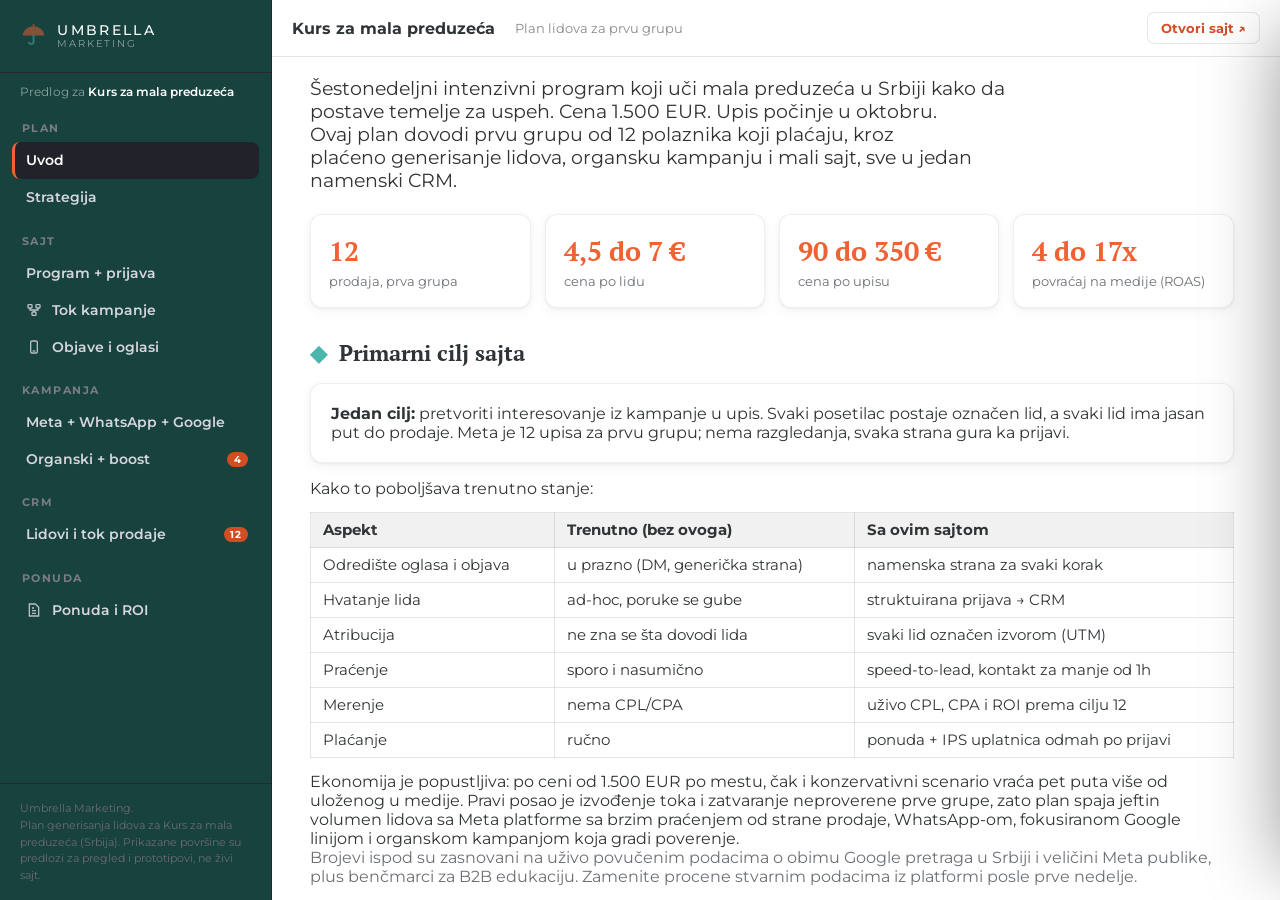
<file: index.html>
<!doctype html>
<html lang="sr">
<head>
<meta charset="utf-8">
<meta name="viewport" content="width=device-width, initial-scale=1">
<meta http-equiv="refresh" content="0; url=hub.html">
<link rel="canonical" href="hub.html">
<title>Kurs za mala preduzeća — predlog (Umbrella Marketing)</title>
</head>
<body>
<p>Predlog: <a href="hub.html">Kurs za mala preduzeća &rarr;</a></p>
<script>location.replace("hub.html");</script>
</body>
</html>
</file>
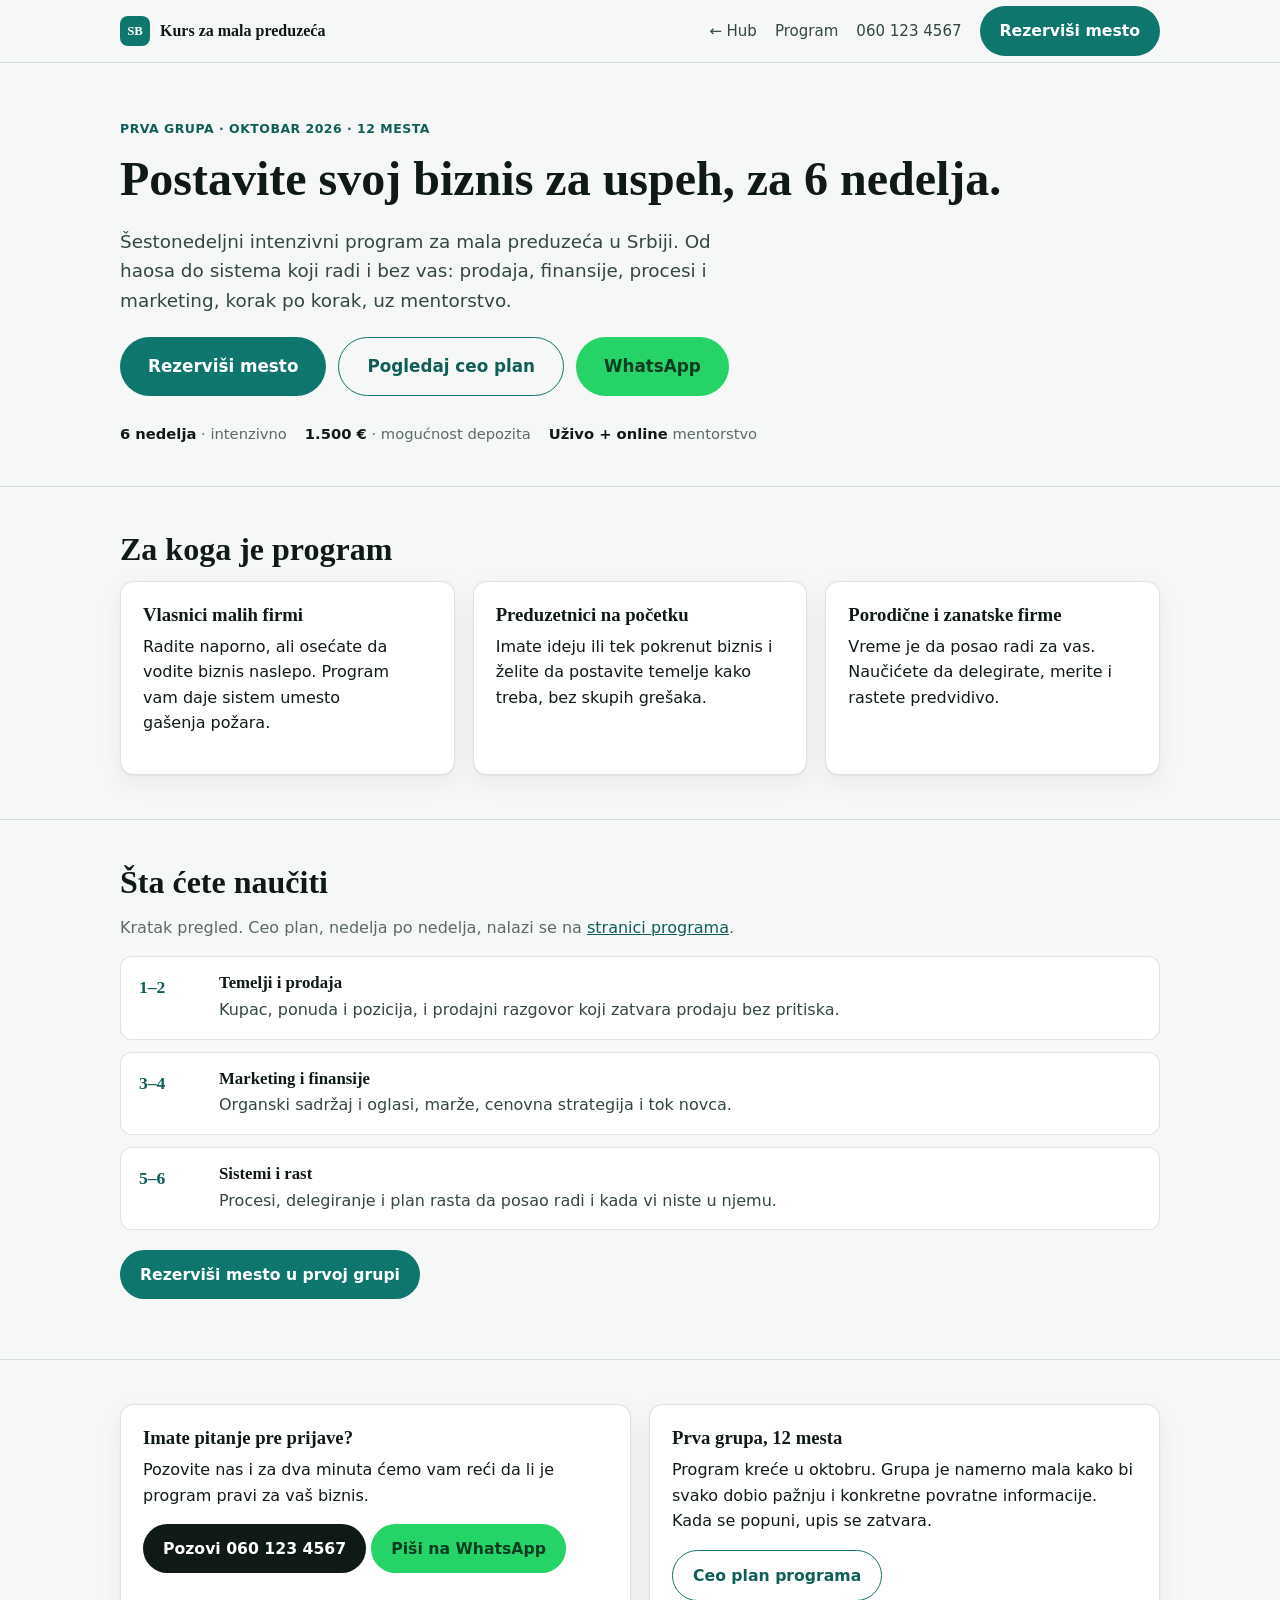
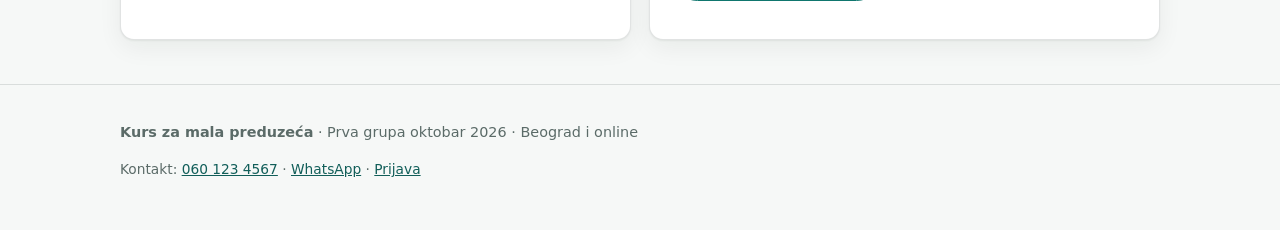
<file: website/index.html>
<!doctype html>
<html lang="sr">
<head>
<meta charset="utf-8">
<meta name="viewport" content="width=device-width, initial-scale=1">
<title>Kurs za mala preduzeća — plan programa</title>
<meta name="description" content="Šestonedeljni intenzivni program koji uči mala preduzeća u Srbiji kako da postave temelje za uspeh. Prva grupa kreće u oktobru. 12 mesta.">
<link rel="stylesheet" href="assets/site.css">
</head>
<body>

<!-- NAV -->
<header class="nav"><div class="wrap nav__in">
  <a class="brand" href="./"><span class="mark">SB</span> Kurs za mala preduzeća</a>
  <span class="nav__spacer"></span>
  <nav class="nav__links"><a href="../hub.html" target="_top">← Hub</a>
    <a class="hide-sm" href="program/">Program</a>
    <a class="hide-sm" href="tel:+381601234567">060 123 4567</a>
    <a class="btn btn--primary" href="prijava/">Rezerviši mesto</a>
  </nav>
</div></header>

<!-- HERO -->
<section class="hero"><div class="wrap">
  <div class="eyebrow">Prva grupa · oktobar 2026 · 12 mesta</div>
  <h1>Postavite svoj biznis za uspeh, za 6 nedelja.</h1>
  <p class="sub">Šestonedeljni intenzivni program za mala preduzeća u Srbiji. Od haosa do sistema koji radi i bez vas: prodaja, finansije, procesi i marketing, korak po korak, uz mentorstvo.</p>
  <div class="cta-row">
    <a class="btn btn--primary btn--lg" href="prijava/">Rezerviši mesto</a>
    <a class="btn btn--ghost btn--lg" href="program/">Pogledaj ceo plan</a>
    <a class="btn btn--wa btn--lg" href="https://wa.me/381601234567?text=Zdravo%2C%20zanima%20me%20kurs%20za%20mala%20preduze%C4%87a." target="_blank" rel="noopener">WhatsApp</a>
  </div>
  <div class="badges">
    <span><b>6 nedelja</b> · intenzivno</span>
    <span><b>1.500 €</b> · mogućnost depozita</span>
    <span><b>Uživo + online</b> mentorstvo</span>
  </div>
</div></section>

<!-- WHY -->
<section class="band"><div class="wrap">
  <h2>Za koga je program</h2>
  <div class="grid grid--3">
    <div class="card"><h3>Vlasnici malih firmi</h3><p>Radite naporno, ali osećate da vodite biznis naslepo. Program vam daje sistem umesto gašenja požara.</p></div>
    <div class="card"><h3>Preduzetnici na početku</h3><p>Imate ideju ili tek pokrenut biznis i želite da postavite temelje kako treba, bez skupih grešaka.</p></div>
    <div class="card"><h3>Porodične i zanatske firme</h3><p>Vreme je da posao radi za vas. Naučićete da delegirate, merite i rastete predvidivo.</p></div>
  </div>
</div></section>

<!-- CURRICULUM SNAPSHOT -->
<section class="band" id="program"><div class="wrap">
  <h2>Šta ćete naučiti</h2>
  <p class="muted">Kratak pregled. Ceo plan, nedelja po nedelja, nalazi se na <a href="program/">stranici programa</a>.</p>
  <div class="weeks">
    <div class="week"><div class="week__n">1–2</div><div><h4>Temelji i prodaja</h4><p>Kupac, ponuda i pozicija, i prodajni razgovor koji zatvara prodaju bez pritiska.</p></div></div>
    <div class="week"><div class="week__n">3–4</div><div><h4>Marketing i finansije</h4><p>Organski sadržaj i oglasi, marže, cenovna strategija i tok novca.</p></div></div>
    <div class="week"><div class="week__n">5–6</div><div><h4>Sistemi i rast</h4><p>Procesi, delegiranje i plan rasta da posao radi i kada vi niste u njemu.</p></div></div>
  </div>
  <p style="margin-top:20px"><a class="btn btn--primary" href="prijava/">Rezerviši mesto u prvoj grupi</a></p>
</div></section>

<!-- INSTRUCTOR / CTA CALL -->
<section class="band"><div class="wrap">
  <div class="grid grid--2">
    <div class="card">
      <h3>Imate pitanje pre prijave?</h3>
      <p>Pozovite nas i za dva minuta ćemo vam reći da li je program pravi za vaš biznis.</p>
      <div class="cta-row">
        <a class="btn btn--call" href="tel:+381601234567">Pozovi 060 123 4567</a>
        <a class="btn btn--wa" href="https://wa.me/381601234567?text=Zdravo%2C%20imam%20pitanje%20o%20kursu." target="_blank" rel="noopener">Piši na WhatsApp</a>
      </div>
    </div>
    <div class="card">
      <h3>Prva grupa, 12 mesta</h3>
      <p>Program kreće u oktobru. Grupa je namerno mala kako bi svako dobio pažnju i konkretne povratne informacije. Kada se popuni, upis se zatvara.</p>
      <p><a class="btn btn--ghost" href="program/">Ceo plan programa</a></p>
    </div>
  </div>
</div></section>

<footer><div class="wrap">
  <p><b>Kurs za mala preduzeća</b> · Prva grupa oktobar 2026 · Beograd i online</p>
  <p class="small">Kontakt: <a href="tel:+381601234567">060 123 4567</a> · <a href="https://wa.me/381601234567" target="_blank" rel="noopener">WhatsApp</a> · <a href="prijava/">Prijava</a></p>
</div></footer>

<!-- mobile sticky call bar -->
<div class="callbar">
  <a class="btn btn--call" href="tel:+381601234567">Pozovi</a>
  <a class="btn btn--wa" href="https://wa.me/381601234567" target="_blank" rel="noopener">WhatsApp</a>
  <a class="btn btn--primary" href="prijava/">Prijavi se</a>
</div>

</body>
</html>
</file>
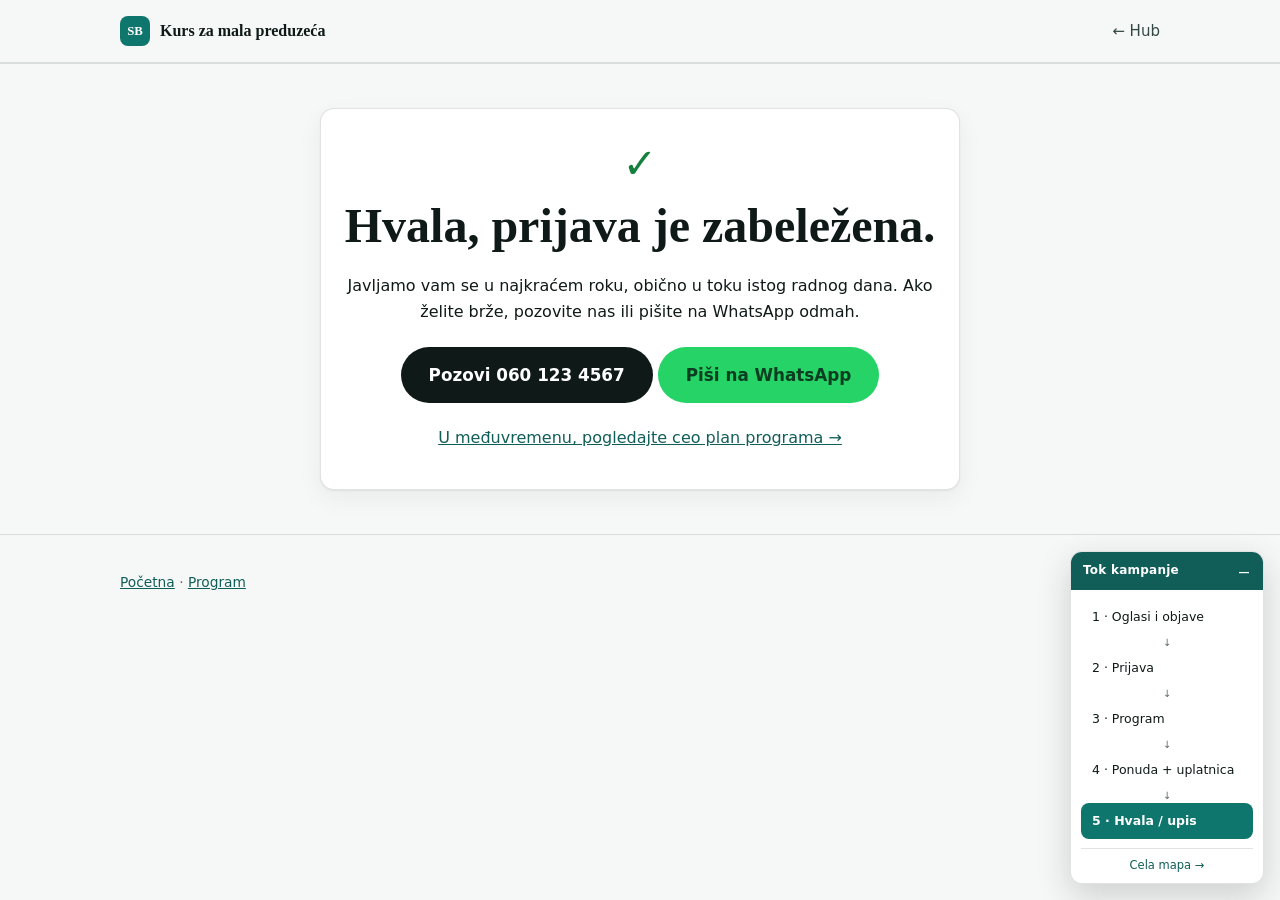
<file: website/hvala/index.html>
<!doctype html>
<html lang="sr">
<head>
<meta charset="utf-8">
<meta name="viewport" content="width=device-width, initial-scale=1">
<title>Hvala na prijavi — Kurs za mala preduzeća</title>
<meta name="robots" content="noindex">
<link rel="stylesheet" href="../assets/site.css">
</head>
<body>

<header class="nav"><div class="wrap nav__in">
  <a class="brand" href="../"><span class="mark">SB</span> Kurs za mala preduzeća</a>
  <span class="nav__spacer"></span>
  <nav class="nav__links"><a href="../../hub.html" target="_top">← Hub</a></nav>
</div></header>

<section class="band"><div class="wrap" style="max-width:680px">
  <div class="card" style="text-align:center">
    <div style="font-size:2.6rem;color:var(--ok)">✓</div>
    <h1>Hvala, prijava je zabeležena.</h1>
    <p class="sub" style="margin:0 auto">Javljamo vam se u najkraćem roku, obično u toku istog radnog dana. Ako želite brže, pozovite nas ili pišite na WhatsApp odmah.</p>
    <div class="cta-row" style="justify-content:center;margin-top:22px">
      <a class="btn btn--call btn--lg" href="tel:+381601234567">Pozovi 060 123 4567</a>
      <a class="btn btn--wa btn--lg" href="https://wa.me/381601234567?text=Zdravo%2C%20upravo%20sam%20se%20prijavio%2Fla%20za%20kurs." target="_blank" rel="noopener">Piši na WhatsApp</a>
    </div>
    <p style="margin-top:22px"><a href="../program/">U međuvremenu, pogledajte ceo plan programa →</a></p>
  </div>
</div></section>

<footer><div class="wrap">
  <p class="small"><a href="../">Početna</a> · <a href="../program/">Program</a></p>
</div></footer>

<script src="../assets/flowmap.js" data-node="hvala"></script>
</body>
</html>
</file>
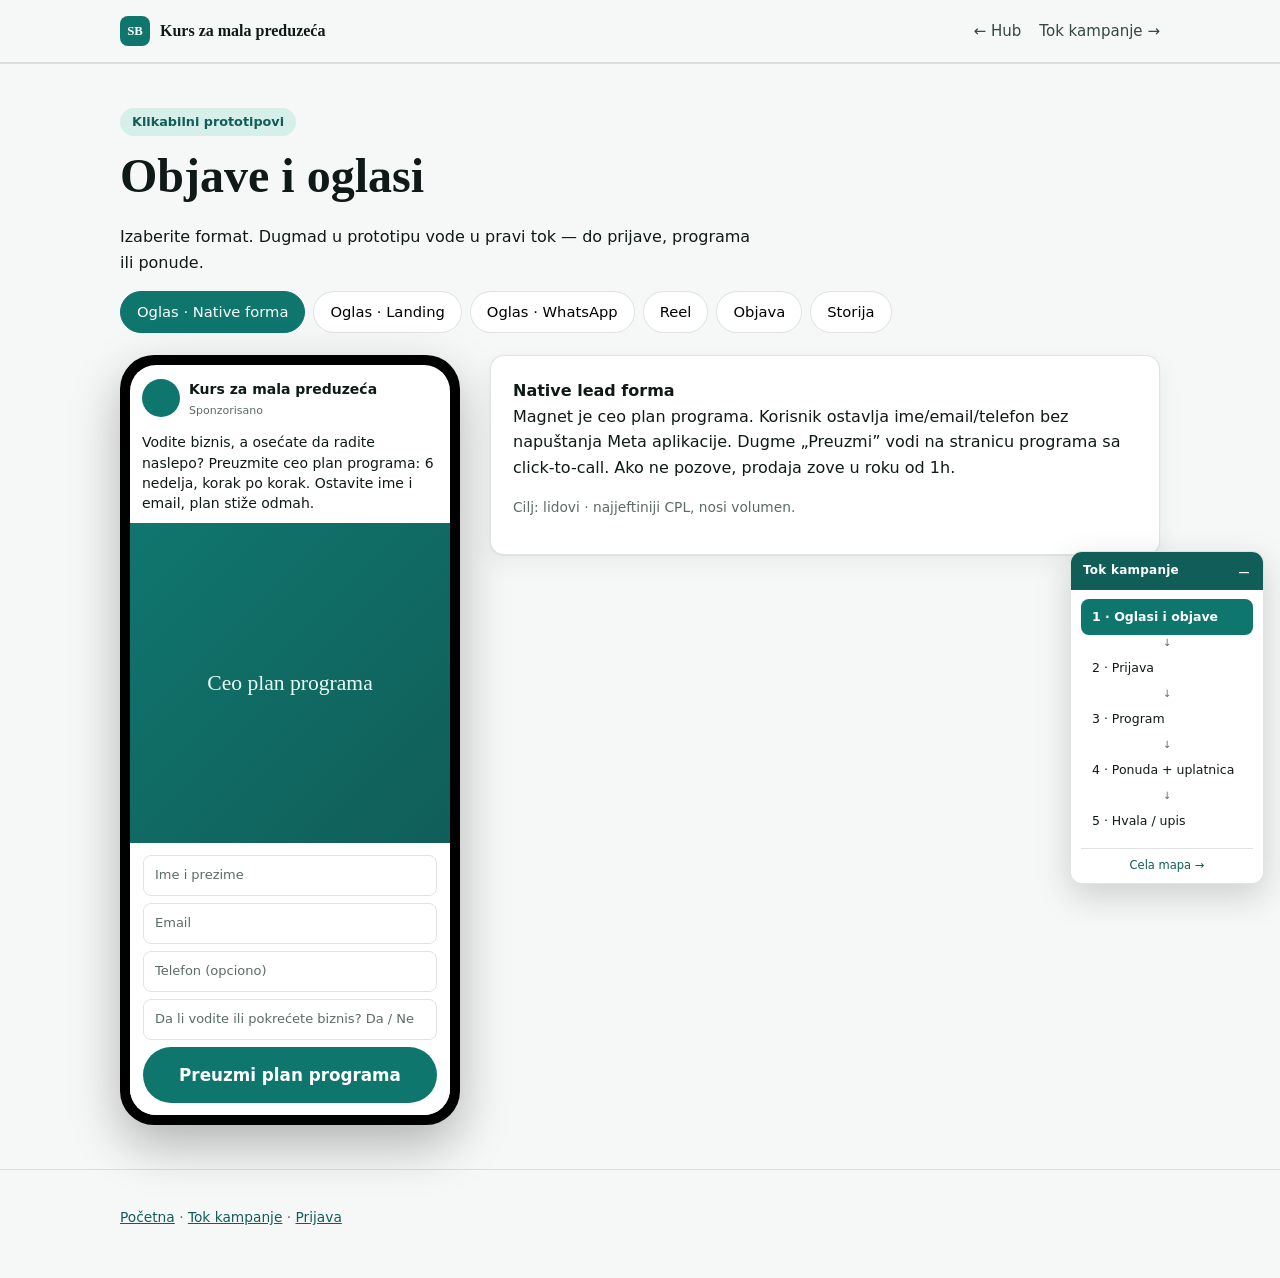
<file: website/mock/index.html>
<!doctype html>
<html lang="sr">
<head>
<meta charset="utf-8">
<meta name="viewport" content="width=device-width, initial-scale=1">
<title>Prototipovi objava i oglasa — Kurs za mala preduzeća</title>
<meta name="robots" content="noindex">
<link rel="stylesheet" href="../assets/site.css">
</head>
<body>

<header class="nav"><div class="wrap nav__in">
  <a class="brand" href="../"><span class="mark">SB</span> Kurs za mala preduzeća</a>
  <span class="nav__spacer"></span>
  <nav class="nav__links"><a href="../../hub.html" target="_top">← Hub</a><a href="../tok/">Tok kampanje →</a></nav>
</div></header>

<section class="band"><div class="wrap">
  <span class="pill">Klikabilni prototipovi</span>
  <h1 style="margin-top:12px">Objave i oglasi</h1>
  <p class="sub">Izaberite format. Dugmad u prototipu vode u pravi tok — do prijave, programa ili ponude.</p>

  <div class="mock-pick" id="pick"></div>
  <div class="mock-stage">
    <div id="stage"></div>
    <div class="mock-note card" id="note"></div>
  </div>
</div></section>

<footer><div class="wrap"><p class="small"><a href="../">Početna</a> · <a href="../tok/">Tok kampanje</a> · <a href="../prijava/">Prijava</a></p></div></footer>

<script>
var U = "utm_source=facebook&utm_medium=paid-social";
var FORMATS = {
  native: {
    label: "Oglas · Native forma",
    note: "<b>Native lead forma</b><p>Magnet je ceo plan programa. Korisnik ostavlja ime/email/telefon bez napuštanja Meta aplikacije. Dugme „Preuzmi” vodi na stranicu programa sa click-to-call. Ako ne pozove, prodaja zove u roku od 1h.</p><p class='muted small'>Cilj: lidovi · najjeftiniji CPL, nosi volumen.</p>",
    render: function(){
      return phone(
        fbtop("Sponzorisano") +
        cap("Vodite biznis, a osećate da radite naslepo? Preuzmite ceo plan programa: 6 nedelja, korak po korak. Ostavite ime i email, plan stiže odmah.") +
        media(false, "Ceo plan programa") +
        "<div class='leadform'><div class='fi'>Ime i prezime</div><div class='fi'>Email</div><div class='fi'>Telefon (opciono)</div>" +
        "<div class='fi'>Da li vodite ili pokrećete biznis? Da / Ne</div>" +
        "<a class='btn btn--primary btn--lg' style='width:100%;justify-content:center' href='../program/?"+U+"&utm_campaign=curriculum-magnet&utm_content=native-form'>Preuzmi plan programa</a></div>"
      );
    }
  },
  landing: {
    label: "Oglas · Landing",
    note: "<b>Landing oglas</b><p>Konverzije na sajt. Vodi na stranicu prijave interesovanja, gde se otključava ponuda i uplatnica. Retargetuje lead-formu i posetioce.</p><p class='muted small'>Cilj: konverzije · viša namera.</p>",
    render: function(){
      return phone(
        fbtop("Sponzorisano") +
        cap("Vreme je da posao radi za vas. Za 6 nedelja postavljate prodaju, finansije i procese na sistem. Prijavite interesovanje i odmah dobijate ceo program, ponudu i uplatnicu.") +
        media(false, "Prva grupa · oktobar") +
        ctaBar("Prva grupa kreće u oktobru", "Saznaj više", "../prijava/?"+U+"&utm_campaign=conversions-registration&utm_content=landing-ad")
      );
    }
  },
  whatsapp: {
    label: "Oglas · WhatsApp",
    note: "<b>Click-to-WhatsApp oglas</b><p>Oglas u feed-u sa CTA „Pošalji poruku”. Klik otvara WhatsApp čet sa prodajom, sa unapred popunjenom porukom. Cilj kampanje: Poruke. WhatsApp je uključen i kao pozicija u isporuci ostalih kampanja.</p><p class='muted small'>Klikni „Pošalji poruku” u prototipu da vidiš čet.</p>",
    render: function(){
      return phone(
        fbtop("Sponzorisano") +
        cap("Imate pitanje o kursu? Pišite nam na WhatsApp, odgovaramo za par minuta. Prva grupa: oktobar, 12 mesta.") +
        media(false, "Pišite nam") +
        "<div class='fbcta'><span>WhatsApp poruka</span><a class='wa-btn' href='#' onclick=\"waChat();return false\">Pošalji poruku</a></div>"
      );
    }
  },
  reel: {
    label: "Reel",
    note: "<b>Reel (organski + boost)</b><p>Kratka forma, snažan početak u prve 2 sekunde. Primer: „6 nedelja, od haosa do sistema.” CTA vodi na prijavu.</p>",
    render: function(){
      return phone(
        media(true, "6 nedelja:\nod haosa do sistema") +
        cap("Kako izgleda 6 nedelja koje menjaju način na koji vodite biznis. Ceo plan i ponuda na linku.") +
        ctaBar("Reel · organski + boost", "Prijavi se", "../prijava/?utm_source=instagram&utm_medium=organic&utm_campaign=reel&utm_content=12-nedelja")
      );
    }
  },
  post: {
    label: "Objava",
    note: "<b>Objava · karusel</b><p>3 celine programa kroz slajdove, poslednji slajd je poziv na akciju. Vodi na program pa prijavu.</p>",
    render: function(){
      return phone(
        fbtop("Objava") +
        cap("Program u 3 celine: Temelji i prodaja · Marketing i finansije · Sistemi i rast. Prva grupa, 12 mesta, oktobar.") +
        media(false, "1 / 3 · Temelji") +
        ctaBar("Objava · karusel", "Vidi program", "../program/?utm_source=facebook&utm_medium=organic&utm_campaign=post&utm_content=4-celine")
      );
    }
  },
  story: {
    label: "Storija",
    note: "<b>Storija</b><p>Vertikalna, interaktivna (anketa/odbrojavanje). CTA „Prevuci gore” vodi na prijavu.</p>",
    render: function(){
      return "<div class='story'><div class='story__bars'><i class='on'></i><i></i><i></i></div>" +
        "<div class='story__body'>12 mesta.<br>Zatvara se kad se popuni.</div>" +
        "<div class='story__cta'><a href='../prijava/?utm_source=instagram&utm_medium=organic&utm_campaign=story&utm_content=odbrojavanje'>Prijavi se ↑</a></div></div>";
    }
  }
};

function phone(inner){ return "<div class='phone'><div class='phone__scr'>"+inner+"</div></div>"; }
function fbtop(sub){ return "<div class='fbtop'><span class='av'></span><div><b>Kurs za mala preduzeća</b><div class='s'>"+sub+"</div></div></div>"; }
function cap(t){ return "<div class='fbcap'>"+t+"</div>"; }
function media(reel, txt){ return "<div class='fbmedia"+(reel?" reel":"")+"'>"+txt.replace(/\n/g,"<br>")+"</div>"; }
function ctaBar(label, btn, href){ return "<div class='fbcta'><span>"+label+"</span><a href='"+href+"'>"+btn+"</a></div>"; }

// WhatsApp: click-to-message ad opens a simulated WhatsApp chat inside the phone.
function waChat(){ document.getElementById('stage').innerHTML = phone(waScreen()); }
function waScreen(){
  return "<div class='wa'>"+
    "<div class='wa__head'><span class='wa__back'>‹</span><span class='wa__av'></span><div class='wa__id'><b>Kurs za mala preduzeća</b><small>poslovni nalog · onlajn</small></div></div>"+
    "<div class='wa__body'>"+
      "<div class='wa__sys'>Poruke su šifrovane. Ovo je poslovni nalog.</div>"+
      "<div class='wa__out'>Zdravo, zanima me kurs za mala preduzeća.<span class='wa__t'>10:24 ✓✓</span></div>"+
      "<div class='wa__in'>Zdravo! Hvala na interesovanju. Prva grupa kreće u oktobru, 12 mesta.<span class='wa__t'>10:24</span></div>"+
      "<div class='wa__in'>Da vam pošaljem ceo plan programa i ponudu sa cenom?<span class='wa__t'>10:24</span></div>"+
      "<div class='wa__out'>Da, može.<span class='wa__t'>10:25 ✓✓</span></div>"+
      "<div class='wa__in'>Odlično. Otvorite prijavu i odmah dobijate program + uplatnicu 👇<span class='wa__t'>10:25</span></div>"+
      "<a class='wa__link' href='../prijava/?utm_source=whatsapp&utm_medium=click_to_message&utm_campaign=whatsapp-messages'>Otvori prijavu →</a>"+
    "</div>"+
    "<div class='wa__bar'><span class='wa__inp'>Poruka</span><span class='wa__send'>➤</span></div>"+
  "</div>";
}

var pick=document.getElementById("pick"), stage=document.getElementById("stage"), note=document.getElementById("note");
function show(key){
  Object.keys(FORMATS).forEach(function(k){ pick.querySelector("[data-k="+k+"]").classList.toggle("on", k===key); });
  stage.innerHTML = FORMATS[key].render();
  note.innerHTML = FORMATS[key].note;
}
pick.innerHTML = Object.keys(FORMATS).map(function(k){ return "<button data-k='"+k+"'>"+FORMATS[k].label+"</button>"; }).join("");
pick.addEventListener("click", function(e){ var b=e.target.closest("button"); if(b) show(b.dataset.k); });
show("native");
</script>

<script src="../assets/flowmap.js" data-node="mock"></script>

</body>
</html>
</file>
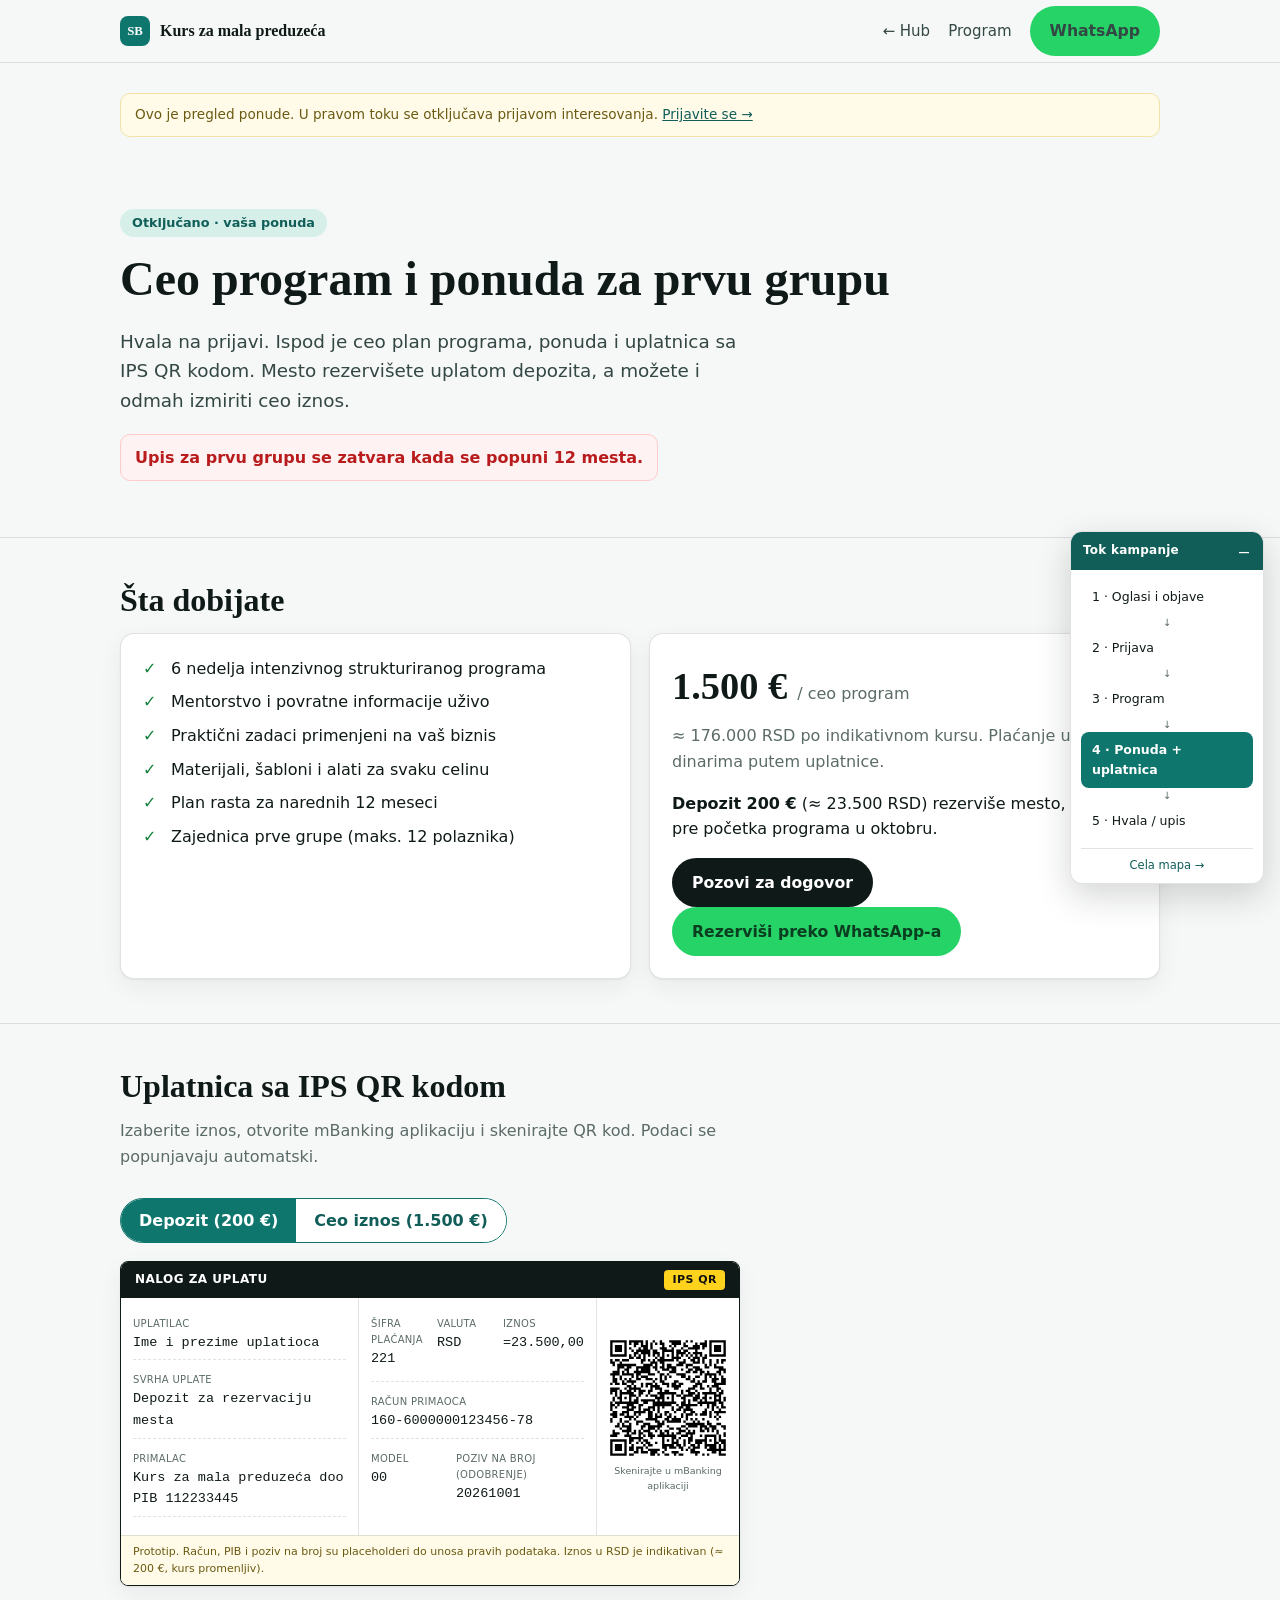
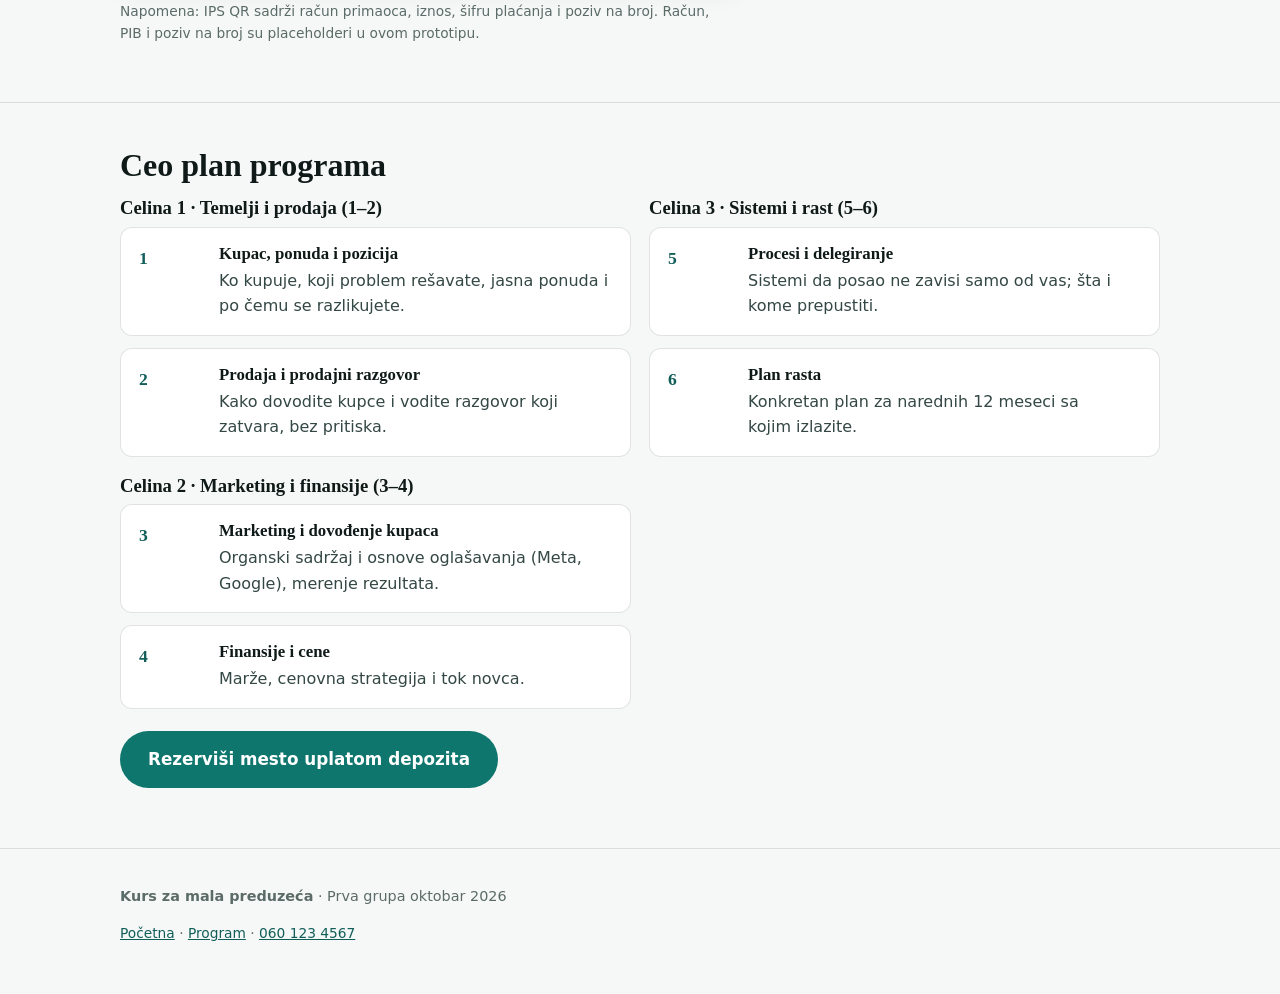
<file: website/ponuda/index.html>
<!doctype html>
<html lang="sr">
<head>
<meta charset="utf-8">
<meta name="viewport" content="width=device-width, initial-scale=1">
<title>Ponuda i uplatnica — Kurs za mala preduzeća</title>
<meta name="robots" content="noindex">
<link rel="stylesheet" href="../assets/site.css">
</head>
<body>

<header class="nav"><div class="wrap nav__in">
  <a class="brand" href="../"><span class="mark">SB</span> Kurs za mala preduzeća</a>
  <span class="nav__spacer"></span>
  <nav class="nav__links"><a href="../../hub.html" target="_top">← Hub</a>
    <a class="hide-sm" href="../program/">Program</a>
    <a class="btn btn--wa" href="https://wa.me/381601234567?text=Zdravo%2C%20zavr%C5%A1io%2Fla%20sam%20prijavu%2C%20imam%20pitanje." target="_blank" rel="noopener">WhatsApp</a>
  </nav>
</div></header>

<!-- soft gate banner (prototype) -->
<div id="gate" class="wrap" style="padding-top:14px;display:none">
  <div class="footnote">Ovo je pregled ponude. U pravom toku se otključava prijavom interesovanja. <a href="../prijava/">Prijavite se →</a></div>
</div>

<section class="hero"><div class="wrap">
  <span class="pill">Otključano · vaša ponuda</span>
  <h1 style="margin-top:14px">Ceo program i ponuda za prvu grupu</h1>
  <p class="sub">Hvala na prijavi. Ispod je ceo plan programa, ponuda i uplatnica sa IPS QR kodom. Mesto rezervišete uplatom depozita, a možete i odmah izmiriti ceo iznos.</p>
  <p style="margin-top:16px"><span class="deadline">Upis za prvu grupu se zatvara kada se popuni 12 mesta.</span></p>
</div></section>

<!-- OFFER -->
<section class="band"><div class="wrap">
  <h2>Šta dobijate</h2>
  <div class="grid grid--2">
    <div class="card">
      <ul class="checks">
        <li>6 nedelja intenzivnog strukturiranog programa</li>
        <li>Mentorstvo i povratne informacije uživo</li>
        <li>Praktični zadaci primenjeni na vaš biznis</li>
        <li>Materijali, šabloni i alati za svaku celinu</li>
        <li>Plan rasta za narednih 12 meseci</li>
        <li>Zajednica prve grupe (maks. 12 polaznika)</li>
      </ul>
    </div>
    <div class="card">
      <div class="price"><span class="n">1.500 €</span><span class="per">/ ceo program</span></div>
      <p class="muted" style="margin-top:6px">≈ 176.000 RSD po indikativnom kursu. Plaćanje u dinarima putem uplatnice.</p>
      <p><b>Depozit 200 €</b> (≈ 23.500 RSD) rezerviše mesto, ostatak pre početka programa u oktobru.</p>
      <div class="cta-row">
        <a class="btn btn--call" href="tel:+381601234567">Pozovi za dogovor</a>
        <a class="btn btn--wa" href="https://wa.me/381601234567?text=Zdravo%2C%20%C5%BEelim%20da%20rezervi%C5%A1em%20mesto." target="_blank" rel="noopener">Rezerviši preko WhatsApp-a</a>
      </div>
    </div>
  </div>
</div></section>

<!-- UPLATNICA -->
<section class="band"><div class="wrap">
  <h2>Uplatnica sa IPS QR kodom</h2>
  <p class="muted">Izaberite iznos, otvorite mBanking aplikaciju i skenirajte QR kod. Podaci se popunjavaju automatski.</p>
  <div class="seg" style="margin:12px 0 18px">
    <button id="btnDep" class="on" type="button">Depozit (200 €)</button>
    <button id="btnFull" type="button">Ceo iznos (1.500 €)</button>
  </div>
  <div id="uplatnica"></div>
  <p class="muted small" style="margin-top:14px">Napomena: IPS QR sadrži račun primaoca, iznos, šifru plaćanja i poziv na broj. Račun, PIB i poziv na broj su placeholderi u ovom prototipu.</p>
</div></section>

<!-- FULL CURRICULUM -->
<section class="band"><div class="wrap">
  <h2>Ceo plan programa</h2>
  <div class="grid grid--2">
    <div>
      <h3>Celina 1 · Temelji i prodaja (1–2)</h3>
      <div class="weeks">
        <div class="week"><div class="week__n">1</div><div><h4>Kupac, ponuda i pozicija</h4><p>Ko kupuje, koji problem rešavate, jasna ponuda i po čemu se razlikujete.</p></div></div>
        <div class="week"><div class="week__n">2</div><div><h4>Prodaja i prodajni razgovor</h4><p>Kako dovodite kupce i vodite razgovor koji zatvara, bez pritiska.</p></div></div>
      </div>
      <h3 style="margin-top:18px">Celina 2 · Marketing i finansije (3–4)</h3>
      <div class="weeks">
        <div class="week"><div class="week__n">3</div><div><h4>Marketing i dovođenje kupaca</h4><p>Organski sadržaj i osnove oglašavanja (Meta, Google), merenje rezultata.</p></div></div>
        <div class="week"><div class="week__n">4</div><div><h4>Finansije i cene</h4><p>Marže, cenovna strategija i tok novca.</p></div></div>
      </div>
    </div>
    <div>
      <h3>Celina 3 · Sistemi i rast (5–6)</h3>
      <div class="weeks">
        <div class="week"><div class="week__n">5</div><div><h4>Procesi i delegiranje</h4><p>Sistemi da posao ne zavisi samo od vas; šta i kome prepustiti.</p></div></div>
        <div class="week"><div class="week__n">6</div><div><h4>Plan rasta</h4><p>Konkretan plan za narednih 12 meseci sa kojim izlazite.</p></div></div>
      </div>
    </div>
  </div>
  <p style="margin-top:22px"><a class="btn btn--primary btn--lg" href="#uplatnica" onclick="document.querySelector('.upl')?.scrollIntoView({behavior:'smooth'});return false;">Rezerviši mesto uplatom depozita</a></p>
</div></section>

<footer><div class="wrap">
  <p><b>Kurs za mala preduzeća</b> · Prva grupa oktobar 2026</p>
  <p class="small"><a href="../">Početna</a> · <a href="../program/">Program</a> · <a href="tel:+381601234567">060 123 4567</a></p>
</div></footer>

<div class="callbar">
  <a class="btn btn--call" href="tel:+381601234567">Pozovi</a>
  <a class="btn btn--wa" href="https://wa.me/381601234567" target="_blank" rel="noopener">WhatsApp</a>
  <a class="btn btn--primary" href="#uplatnica">Uplatnica</a>
</div>

<script src="../assets/vendor/qrcode.js"></script>
<script src="../assets/ips-uplatnica.js"></script>
<script>
  // soft gate: show a banner if the visitor did not come through the interest form
  try { if (sessionStorage.getItem("mpk_registered") !== "1") document.getElementById("gate").style.display = "block"; } catch (e) {}

  var BASE = {
    account: "160600000012345678",     // PLACEHOLDER account (18 digits)
    name: "Kurs za mala preduzeća doo",
    pib: "112233445",                  // PLACEHOLDER
    code: "221",
    purpose: "Uplata za kurs za mala preduzeća",
    model: "00",
    ref: "20261001",
    qrId: "ipsQr"
  };
  var box = document.getElementById("uplatnica");
  function draw(kind) {
    var cfg = Object.assign({}, BASE);
    if (kind === "full") { cfg.amount = 176000; cfg.eur = "1.500"; cfg.purpose = "Uplata skolarine - ceo iznos"; }
    else                 { cfg.amount = 23500;  cfg.eur = "200";   cfg.purpose = "Depozit za rezervaciju mesta"; }
    window.IPSUplatnica.render(box, cfg);
  }
  var bDep = document.getElementById("btnDep"), bFull = document.getElementById("btnFull");
  bDep.onclick = function () { bDep.classList.add("on"); bFull.classList.remove("on"); draw("dep"); };
  bFull.onclick = function () { bFull.classList.add("on"); bDep.classList.remove("on"); draw("full"); };
  draw("dep");
</script>

<script src="../assets/flowmap.js" data-node="ponuda"></script>
</body>
</html>
</file>
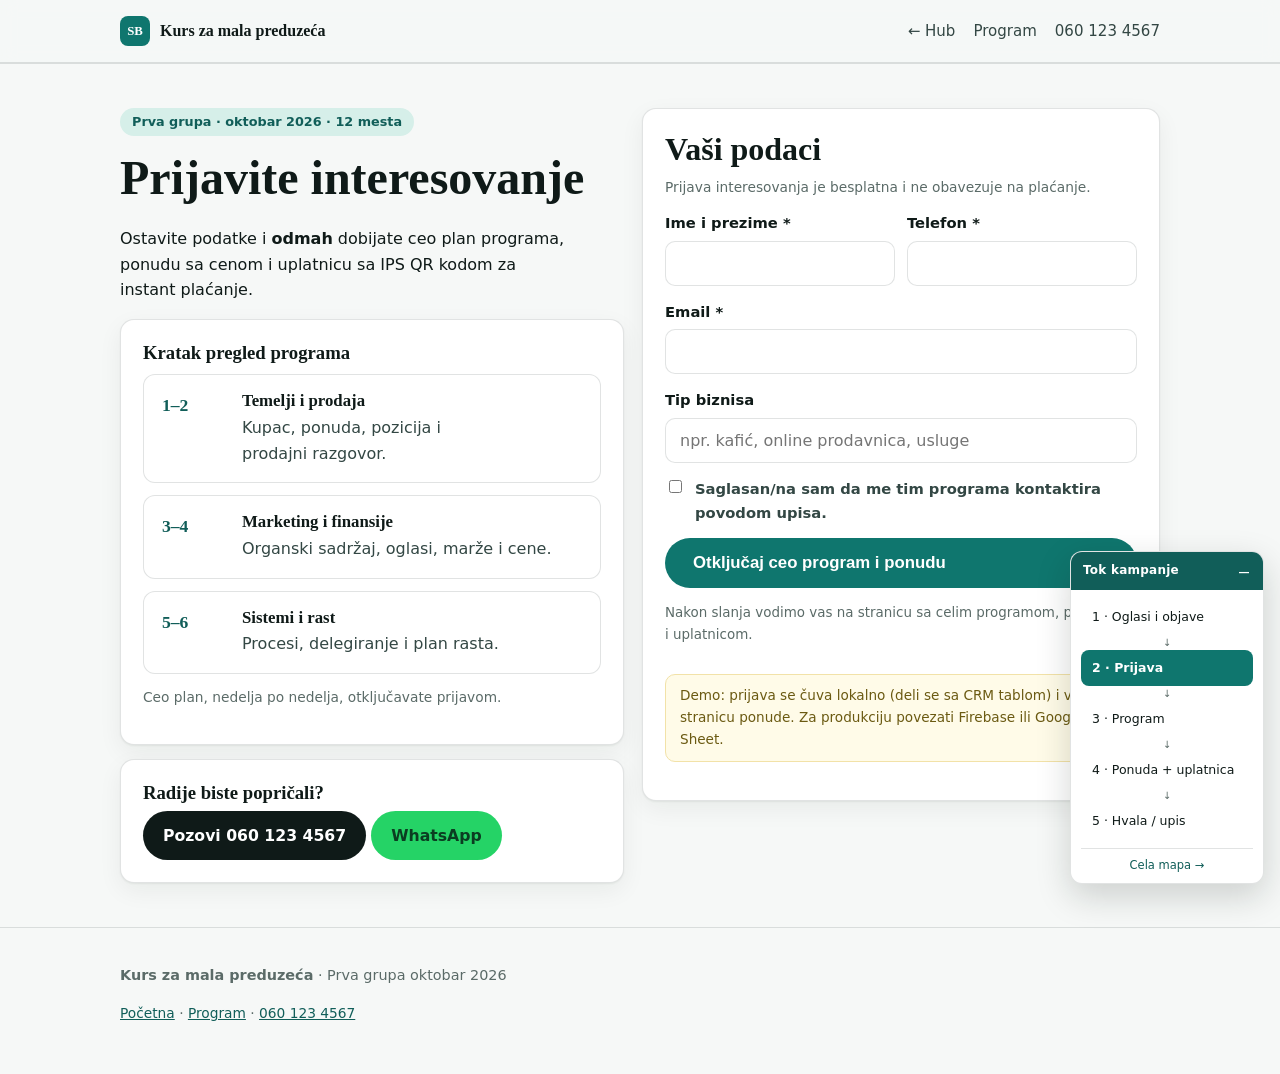
<file: website/prijava/index.html>
<!doctype html>
<html lang="sr">
<head>
<meta charset="utf-8">
<meta name="viewport" content="width=device-width, initial-scale=1">
<title>Prijava interesovanja — Kurs za mala preduzeća</title>
<meta name="description" content="Prijavite interesovanje i odmah dobijate ceo plan programa, ponudu i uplatnicu. Prva grupa, oktobar 2026, 12 mesta.">
<link rel="stylesheet" href="../assets/site.css">
</head>
<body>

<header class="nav"><div class="wrap nav__in">
  <a class="brand" href="../"><span class="mark">SB</span> Kurs za mala preduzeća</a>
  <span class="nav__spacer"></span>
  <nav class="nav__links"><a href="../../hub.html" target="_top">← Hub</a>
    <a class="hide-sm" href="../program/">Program</a>
    <a class="hide-sm" href="tel:+381601234567">060 123 4567</a>
  </nav>
</div></header>

<section class="band"><div class="wrap">
  <div class="grid grid--2" style="align-items:start">

    <!-- left: brief curriculum + what you get -->
    <div>
      <span class="pill">Prva grupa · oktobar 2026 · 12 mesta</span>
      <h1 style="margin-top:14px">Prijavite interesovanje</h1>
      <p class="sub">Ostavite podatke i <b>odmah</b> dobijate ceo plan programa, ponudu sa cenom i uplatnicu sa IPS QR kodom za instant plaćanje.</p>

      <div class="card" style="margin-top:16px">
        <h3>Kratak pregled programa</h3>
        <div class="weeks" style="margin-top:10px">
          <div class="week"><div class="week__n">1–2</div><div><h4>Temelji i prodaja</h4><p>Kupac, ponuda, pozicija i prodajni razgovor.</p></div></div>
          <div class="week"><div class="week__n">3–4</div><div><h4>Marketing i finansije</h4><p>Organski sadržaj, oglasi, marže i cene.</p></div></div>
          <div class="week"><div class="week__n">5–6</div><div><h4>Sistemi i rast</h4><p>Procesi, delegiranje i plan rasta.</p></div></div>
        </div>
        <p class="muted small" style="margin-top:12px">Ceo plan, nedelja po nedelja, otključavate prijavom.</p>
      </div>

      <div class="card" style="margin-top:14px">
        <h3>Radije biste popričali?</h3>
        <div class="cta-row">
          <a class="btn btn--call" href="tel:+381601234567">Pozovi 060 123 4567</a>
          <a class="btn btn--wa" href="https://wa.me/381601234567?text=Zdravo%2C%20zanima%20me%20prijava%20za%20kurs." target="_blank" rel="noopener">WhatsApp</a>
        </div>
      </div>
    </div>

    <!-- right: interest form -->
    <div class="card">
      <h2>Vaši podaci</h2>
      <p class="muted small" style="margin-top:-6px">Prijava interesovanja je besplatna i ne obavezuje na plaćanje.</p>
      <form class="form" id="regForm" novalidate>
        <div class="two">
          <div class="row"><label for="name">Ime i prezime *</label><input id="name" name="name" required autocomplete="name"></div>
          <div class="row"><label for="phone">Telefon *</label><input id="phone" name="phone" required inputmode="tel" autocomplete="tel"></div>
        </div>
        <div class="row"><label for="email">Email *</label><input id="email" name="email" type="email" required autocomplete="email"></div>
        <div class="row"><label for="business">Tip biznisa</label><input id="business" name="business" placeholder="npr. kafić, online prodavnica, usluge"></div>
        <label class="consent"><input type="checkbox" name="consent" required> <span>Saglasan/na sam da me tim programa kontaktira povodom upisa.</span></label>
        <button class="btn btn--primary btn--lg" type="submit">Otključaj ceo program i ponudu</button>
        <p class="hint">Nakon slanja vodimo vas na stranicu sa celim programom, ponudom i uplatnicom.</p>
      </form>

      <div class="footnote">Demo: prijava se čuva lokalno (deli se sa CRM tablom) i vodi na stranicu ponude. Za produkciju povezati Firebase ili Google Sheet.</div>
    </div>

  </div>
</div></section>

<footer><div class="wrap">
  <p><b>Kurs za mala preduzeća</b> · Prva grupa oktobar 2026</p>
  <p class="small"><a href="../">Početna</a> · <a href="../program/">Program</a> · <a href="tel:+381601234567">060 123 4567</a></p>
</div></footer>

<script src="../assets/lead-capture.js"></script>
<script>
  var form = document.getElementById("regForm");
  form.addEventListener("submit", function () {
    // Mark as registered so the offer page unlocks; LeadCapture handles capture + redirect.
    try { sessionStorage.setItem("mpk_registered", "1"); } catch (e) {}
  });
  window.LeadCapture.attachForm(form, {
    page: "Website registration (interest)",
    stage: "New",
    redirect: "../ponuda/"
  });
</script>

<script src="../assets/flowmap.js" data-node="prijava"></script>
</body>
</html>
</file>
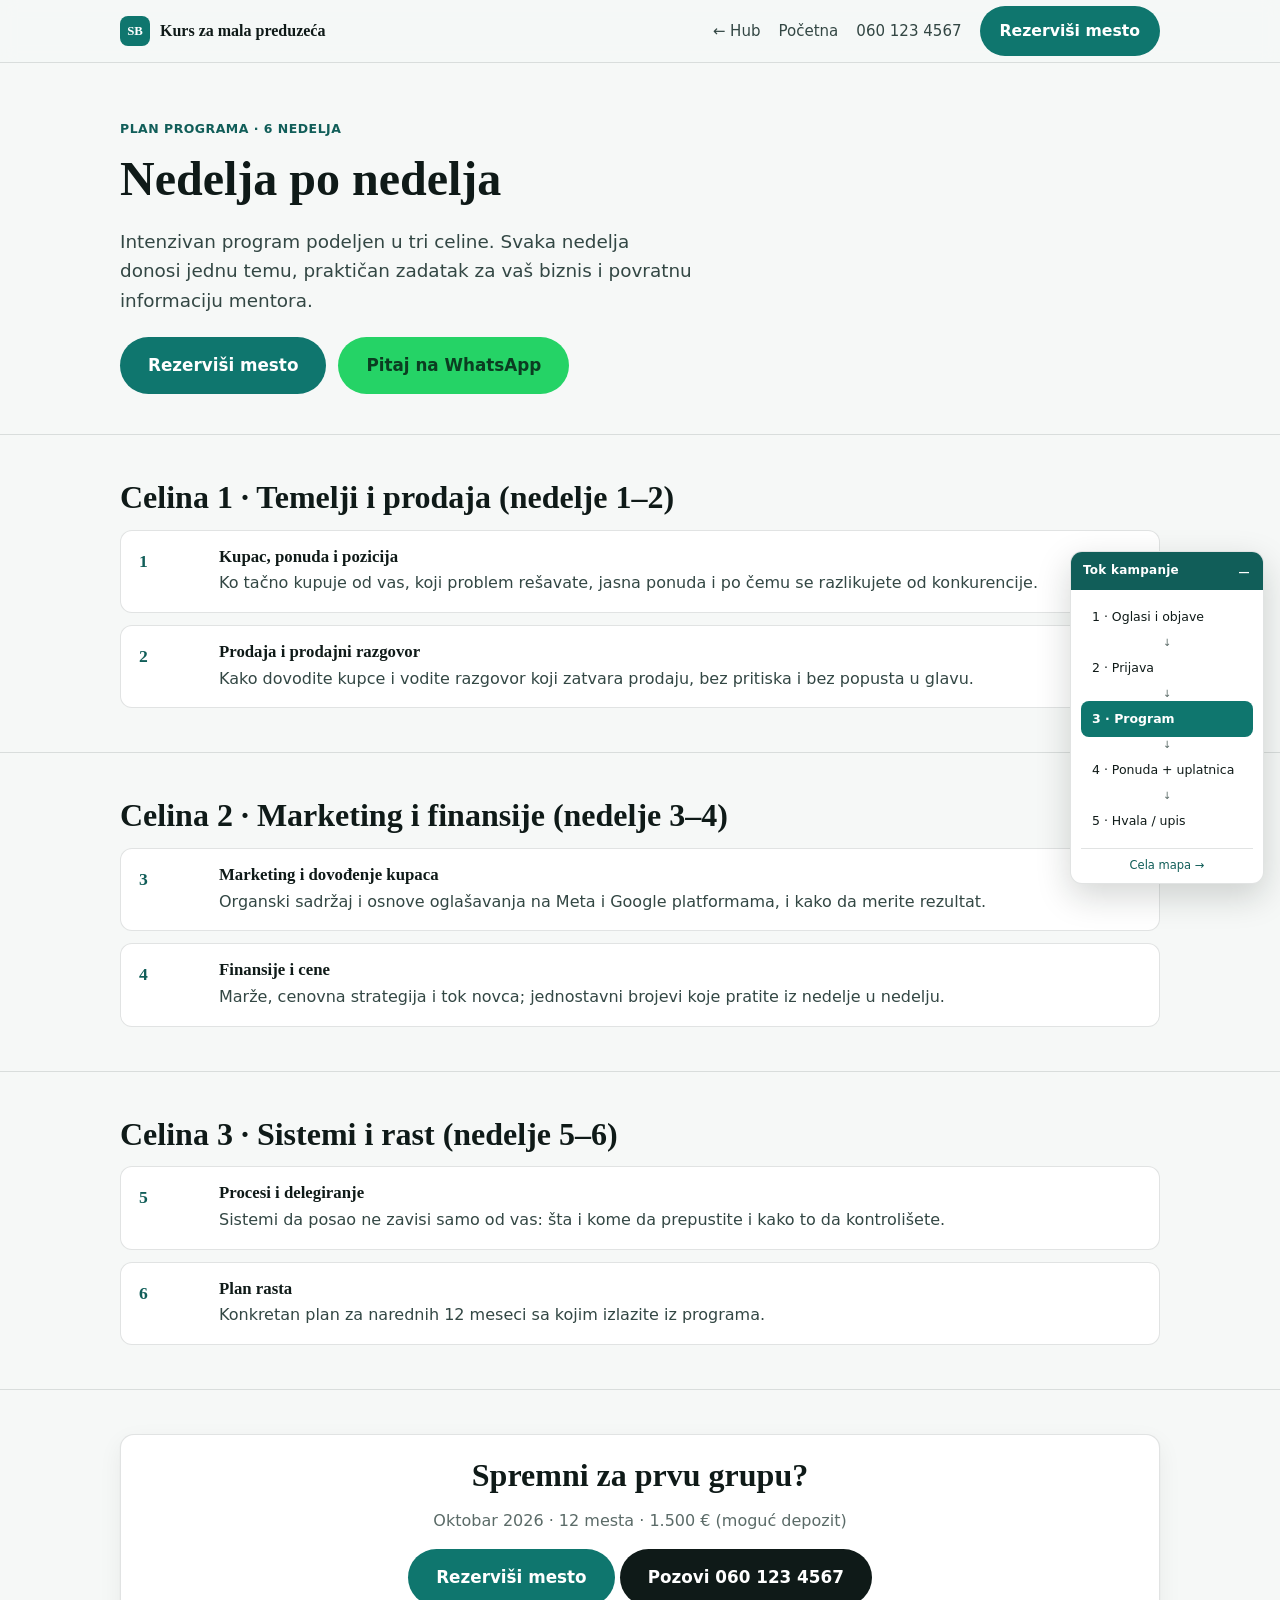
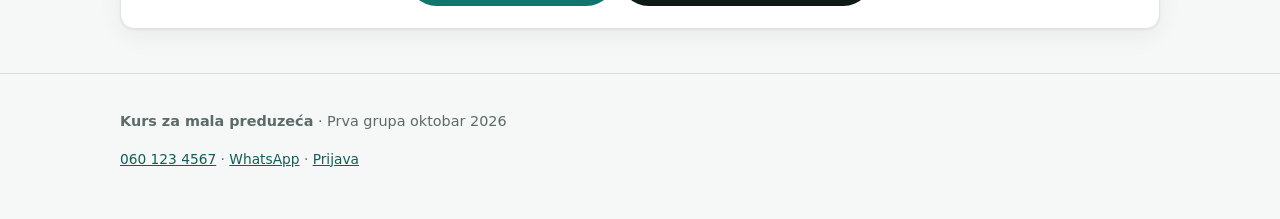
<file: website/program/index.html>
<!doctype html>
<html lang="sr">
<head>
<meta charset="utf-8">
<meta name="viewport" content="width=device-width, initial-scale=1">
<title>Plan programa — Kurs za mala preduzeća</title>
<meta name="description" content="Ceo plan šestonedeljnog programa, nedelja po nedelja: temelji i prodaja, marketing i finansije, sistemi i rast.">
<link rel="stylesheet" href="../assets/site.css">
</head>
<body>

<header class="nav"><div class="wrap nav__in">
  <a class="brand" href="../"><span class="mark">SB</span> Kurs za mala preduzeća</a>
  <span class="nav__spacer"></span>
  <nav class="nav__links"><a href="../../hub.html" target="_top">← Hub</a>
    <a class="hide-sm" href="../">Početna</a>
    <a class="hide-sm" href="tel:+381601234567">060 123 4567</a>
    <a class="btn btn--primary" href="../prijava/">Rezerviši mesto</a>
  </nav>
</div></header>

<section class="hero"><div class="wrap">
  <div class="eyebrow">Plan programa · 6 nedelja</div>
  <h1>Nedelja po nedelja</h1>
  <p class="sub">Intenzivan program podeljen u tri celine. Svaka nedelja donosi jednu temu, praktičan zadatak za vaš biznis i povratnu informaciju mentora.</p>
  <div class="cta-row">
    <a class="btn btn--primary btn--lg" href="../prijava/">Rezerviši mesto</a>
    <a class="btn btn--wa btn--lg" href="https://wa.me/381601234567?text=Zdravo%2C%20zanima%20me%20plan%20programa." target="_blank" rel="noopener">Pitaj na WhatsApp</a>
  </div>
</div></section>

<section class="band"><div class="wrap">
  <h2>Celina 1 · Temelji i prodaja (nedelje 1–2)</h2>
  <div class="weeks">
    <div class="week"><div class="week__n">1</div><div><h4>Kupac, ponuda i pozicija</h4><p>Ko tačno kupuje od vas, koji problem rešavate, jasna ponuda i po čemu se razlikujete od konkurencije.</p></div></div>
    <div class="week"><div class="week__n">2</div><div><h4>Prodaja i prodajni razgovor</h4><p>Kako dovodite kupce i vodite razgovor koji zatvara prodaju, bez pritiska i bez popusta u glavu.</p></div></div>
  </div>
</div></section>

<section class="band"><div class="wrap">
  <h2>Celina 2 · Marketing i finansije (nedelje 3–4)</h2>
  <div class="weeks">
    <div class="week"><div class="week__n">3</div><div><h4>Marketing i dovođenje kupaca</h4><p>Organski sadržaj i osnove oglašavanja na Meta i Google platformama, i kako da merite rezultat.</p></div></div>
    <div class="week"><div class="week__n">4</div><div><h4>Finansije i cene</h4><p>Marže, cenovna strategija i tok novca; jednostavni brojevi koje pratite iz nedelje u nedelju.</p></div></div>
  </div>
</div></section>

<section class="band"><div class="wrap">
  <h2>Celina 3 · Sistemi i rast (nedelje 5–6)</h2>
  <div class="weeks">
    <div class="week"><div class="week__n">5</div><div><h4>Procesi i delegiranje</h4><p>Sistemi da posao ne zavisi samo od vas: šta i kome da prepustite i kako to da kontrolišete.</p></div></div>
    <div class="week"><div class="week__n">6</div><div><h4>Plan rasta</h4><p>Konkretan plan za narednih 12 meseci sa kojim izlazite iz programa.</p></div></div>
  </div>
</div></section>

<section class="band"><div class="wrap">
  <div class="card" style="text-align:center">
    <h2>Spremni za prvu grupu?</h2>
    <p class="muted">Oktobar 2026 · 12 mesta · 1.500 € (moguć depozit)</p>
    <div class="cta-row" style="justify-content:center">
      <a class="btn btn--primary btn--lg" href="../prijava/">Rezerviši mesto</a>
      <a class="btn btn--call btn--lg" href="tel:+381601234567">Pozovi 060 123 4567</a>
    </div>
  </div>
</div></section>

<footer><div class="wrap">
  <p><b>Kurs za mala preduzeća</b> · Prva grupa oktobar 2026</p>
  <p class="small"><a href="tel:+381601234567">060 123 4567</a> · <a href="https://wa.me/381601234567" target="_blank" rel="noopener">WhatsApp</a> · <a href="../prijava/">Prijava</a></p>
</div></footer>

<div class="callbar">
  <a class="btn btn--call" href="tel:+381601234567">Pozovi</a>
  <a class="btn btn--wa" href="https://wa.me/381601234567" target="_blank" rel="noopener">WhatsApp</a>
  <a class="btn btn--primary" href="../prijava/">Prijavi se</a>
</div>

<script src="../assets/flowmap.js" data-node="program"></script>
</body>
</html>
</file>
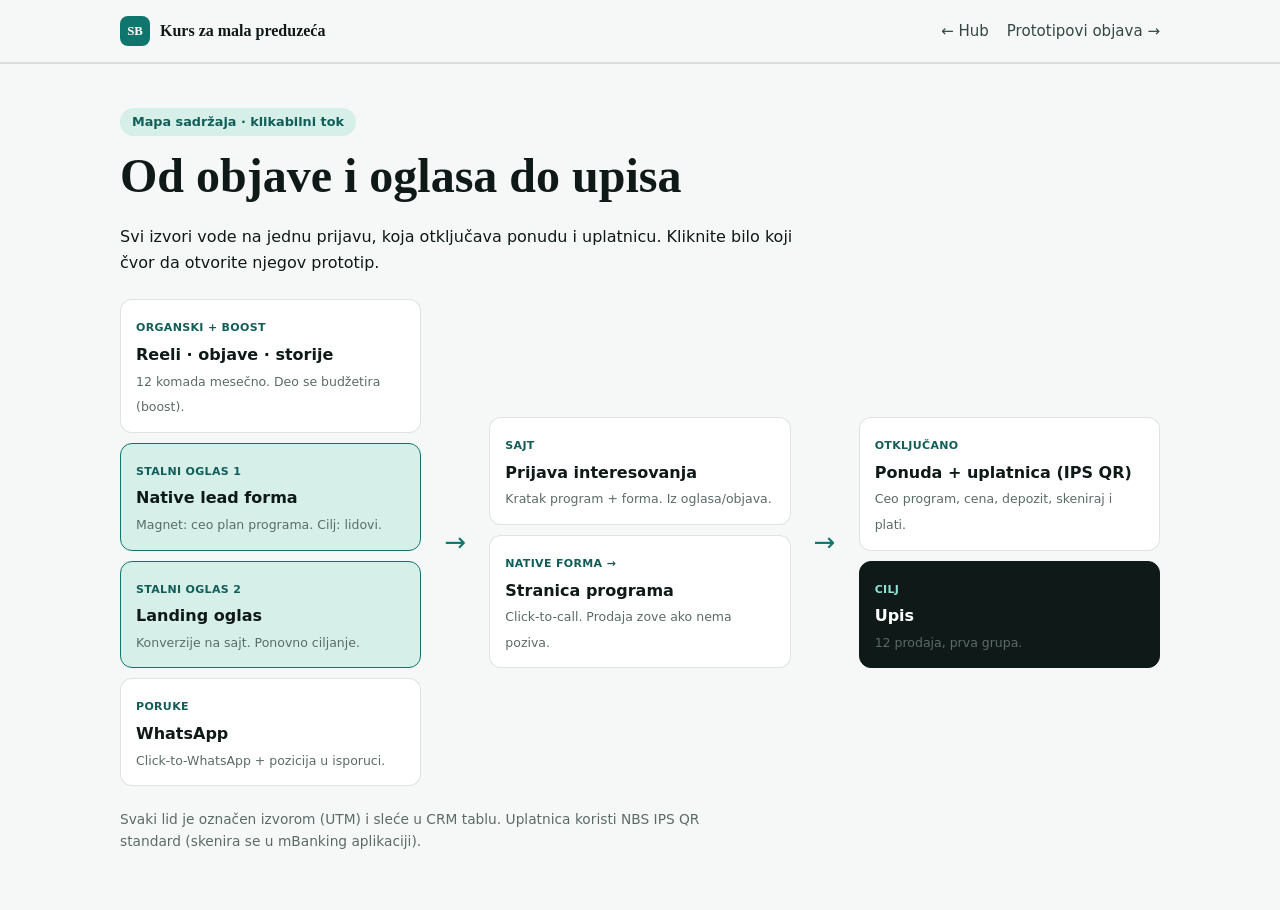
<file: website/tok/index.html>
<!doctype html>
<html lang="sr">
<head>
<meta charset="utf-8">
<meta name="viewport" content="width=device-width, initial-scale=1">
<title>Tok kampanje — Kurs za mala preduzeća</title>
<meta name="robots" content="noindex">
<link rel="stylesheet" href="../assets/site.css">
</head>
<body>

<header class="nav"><div class="wrap nav__in">
  <a class="brand" href="../"><span class="mark">SB</span> Kurs za mala preduzeća</a>
  <span class="nav__spacer"></span>
  <nav class="nav__links"><a href="../../hub.html" target="_top">← Hub</a><a href="../mock/">Prototipovi objava →</a></nav>
</div></header>

<section class="band"><div class="wrap">
  <span class="pill">Mapa sadržaja · klikabilni tok</span>
  <h1 style="margin-top:12px">Od objave i oglasa do upisa</h1>
  <p class="sub">Svi izvori vode na jednu prijavu, koja otključava ponudu i uplatnicu. Kliknite bilo koji čvor da otvorite njegov prototip.</p>

  <div class="flow" style="margin-top:24px">

    <!-- sources -->
    <div class="stack">
      <a class="node" href="../mock/">
        <span class="k">Organski + boost</span><b>Reeli · objave · storije</b>
        <span class="d">12 komada mesečno. Deo se budžetira (boost).</span>
      </a>
      <a class="node node--ad" href="../mock/">
        <span class="k">Stalni oglas 1</span><b>Native lead forma</b>
        <span class="d">Magnet: ceo plan programa. Cilj: lidovi.</span>
      </a>
      <a class="node node--ad" href="../mock/">
        <span class="k">Stalni oglas 2</span><b>Landing oglas</b>
        <span class="d">Konverzije na sajt. Ponovno ciljanje.</span>
      </a>
      <a class="node" href="https://wa.me/381601234567" target="_blank" rel="noopener">
        <span class="k">Poruke</span><b>WhatsApp</b>
        <span class="d">Click-to-WhatsApp + pozicija u isporuci.</span>
      </a>
    </div>

    <div class="arrow">→</div>

    <!-- middle: capture -->
    <div class="stack">
      <a class="node" href="../prijava/">
        <span class="k">Sajt</span><b>Prijava interesovanja</b>
        <span class="d">Kratak program + forma. Iz oglasa/objava.</span>
      </a>
      <a class="node" href="../program/">
        <span class="k">Native forma → </span><b>Stranica programa</b>
        <span class="d">Click-to-call. Prodaja zove ako nema poziva.</span>
      </a>
    </div>

    <div class="arrow">→</div>

    <!-- offer + goal -->
    <div class="stack">
      <a class="node" href="../ponuda/">
        <span class="k">Otključano</span><b>Ponuda + uplatnica (IPS QR)</b>
        <span class="d">Ceo program, cena, depozit, skeniraj i plati.</span>
      </a>
      <div class="node node--goal">
        <span class="k">Cilj</span><b>Upis</b>
        <span class="d">12 prodaja, prva grupa.</span>
      </div>
    </div>

  </div>

  <p class="muted small" style="margin-top:22px">Svaki lid je označen izvorom (UTM) i sleće u CRM tablu. Uplatnica koristi NBS IPS QR standard (skenira se u mBanking aplikaciji).</p>
</div></section>

</body>
</html>
</file>
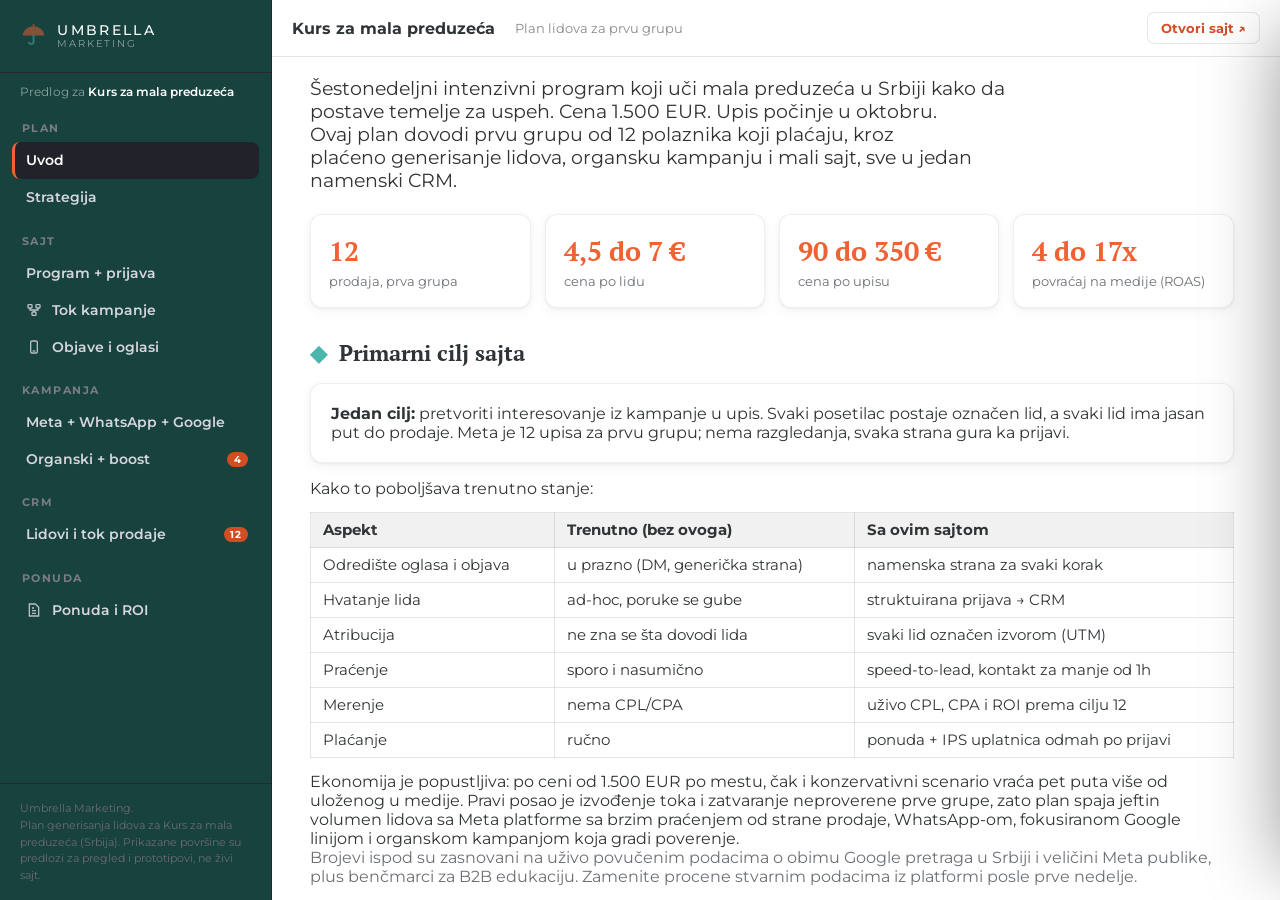
<file: hub.html>
<!doctype html>
<html lang="en">
<head>
<meta charset="utf-8">
<meta name="viewport" content="width=device-width, initial-scale=1">
<title>Proposal hub</title>
<link rel="icon" type="image/svg+xml" href="favicon.svg">
<style>
  :root{
    /* BRAND-NEUTRAL defaults. The engine overrides these from HUB.agency.tokens
       (root.style.setProperty) at load; a pitch never edits them here. Platform-
       faithful colours (--li/--fb/--ig, and the Google/Trustpilot/Facebook hex in
       the rules below) are chassis constants, NOT brand. See the v2 decision file. */
    --accent:#4f46e5; --accent-strong:#4338ca; --accent-soft:#e7e7fb;
    --ink:#111114; --ink-2:#1c1c22; --sidebar:#111114;
    --ink-muted:rgba(17,17,20,.56); --bg:#f7f7f5; --bg-alt:#ededea; --hairline:rgba(17,17,20,.12);
    --on-dark:#f7f7f5;
    --li:#0a66c2; --fb:#1877f2; --ig:#c9367f;
    --font-display:Georgia,'Times New Roman',serif; --font-body:system-ui,-apple-system,Segoe UI,Roboto,sans-serif;
  }
  *{box-sizing:border-box;margin:0;padding:0}
  html,body{height:100%}
  body{font-family:var(--font-body);color:var(--ink);background:var(--bg);
    display:grid;grid-template-columns:272px 1fr;height:100vh;overflow:hidden}

  /* ---------- Sidebar ---------- */
  .sidebar{background:var(--sidebar);color:#fff;display:flex;flex-direction:column;
    border-right:1px solid #26262e;overflow-y:auto}
  .hub-brand{display:flex;align-items:center;gap:.7rem;padding:1.4rem 1.25rem;border-bottom:1px solid #26262e}
  .hub-brand img{height:34px;filter:brightness(0) invert(1);opacity:.95}
  .hub-brand b{display:block;font-size:.95rem;line-height:1.1}
  .hub-brand span{display:block;font-size:.7rem;letter-spacing:.14em;text-transform:uppercase;color:var(--accent)}
  .hub-nav{padding:1rem .75rem}
  .hub-section{font-size:.68rem;letter-spacing:.14em;text-transform:uppercase;color:#7b7b86;font-weight:700;padding:1.1rem .6rem .4rem}
  .hub-section:first-child{padding-top:.3rem}
  .hub-item{display:flex;align-items:center;gap:.6rem;padding:.6rem .7rem;border-radius:8px;color:#d6d6dd;
    font-size:.9rem;font-weight:600;cursor:pointer;text-decoration:none;border-left:3px solid transparent;transition:background .15s,color .15s}
  .hub-item:hover{background:#22222a;color:#fff}
  .hub-item.active{background:#22222a;color:#fff;border-left-color:var(--accent)}
  .hub-item .ic{width:16px;height:16px;flex-shrink:0;opacity:.85}
  .hub-item.disabled{color:#5a5a64;cursor:default}
  .hub-item.disabled:hover{background:transparent;color:#5a5a64}
  .hub-item .badge{margin-left:auto;font-size:.62rem;letter-spacing:.03em;color:#fff;background:var(--accent-strong);padding:.1rem .42rem;border-radius:999px;font-weight:700}
  .hub-item .soon{margin-left:auto;font-size:.6rem;letter-spacing:.08em;text-transform:uppercase;color:#6b6b75;background:#26262e;padding:.15rem .45rem;border-radius:999px;font-weight:700}
  .sidebar__foot{margin-top:auto;padding:1rem 1.25rem;border-top:1px solid #26262e;font-size:.7rem;color:#6b6b75;line-height:1.5}

  /* ---------- Main ---------- */
  .main{display:flex;flex-direction:column;min-width:0;height:100vh}
  .toolbar{display:flex;align-items:center;gap:1rem;padding:.75rem 1.25rem;background:#fff;border-bottom:1px solid var(--hairline);flex-shrink:0}
  .tb-title{font-weight:700;color:var(--ink);font-size:.98rem}
  .tb-sub{color:var(--ink-muted);font-size:.82rem;margin-left:.25rem}
  .tb-open{margin-left:auto;font-size:.82rem;font-weight:700;color:var(--accent-strong);text-decoration:none;border:1px solid var(--hairline);padding:.45rem .8rem;border-radius:7px;background:#fff}
  .tb-open:hover{border-color:var(--accent);color:var(--ink)}
  .tb-badge{font-size:.64rem;letter-spacing:.06em;text-transform:uppercase;font-weight:800;color:#fff;background:var(--accent);padding:.2rem .5rem;border-radius:999px;margin-left:-.5rem}
  .tb-btn{font-size:.82rem;font-weight:700;color:#fff;background:var(--ink);border:0;padding:.45rem .85rem;border-radius:7px;cursor:pointer;white-space:nowrap}
  .tb-btn:hover{background:var(--accent-strong)}
  /* site prototype side pane */
  .sitepane-overlay{position:fixed;inset:0;background:rgba(11,11,12,.42);opacity:0;pointer-events:none;transition:opacity .25s;z-index:120}
  .sitepane-overlay.open{opacity:1;pointer-events:auto}
  .sitepane{position:fixed;top:0;right:0;height:100%;width:min(460px,92vw);background:var(--bg);border-left:1px solid var(--hairline);box-shadow:-30px 0 70px -30px rgba(0,0,0,.4);transform:translateX(100%);transition:transform .28s cubic-bezier(.4,0,.2,1);z-index:121;display:flex;flex-direction:column}
  .sitepane.open{transform:translateX(0)}
  .sitepane__top{display:flex;align-items:center;justify-content:space-between;padding:1.1rem 1.4rem;border-bottom:1px solid var(--hairline)}
  .sitepane__top b{font-family:var(--font-display);font-size:1.15rem;color:var(--ink);font-weight:400}
  .sitepane__x{background:none;border:0;font-size:1.5rem;line-height:1;color:var(--ink-muted);cursor:pointer;padding:.2rem}
  .sitepane__x:hover{color:var(--ink)}
  .sitepane__body{padding:1.4rem;overflow:auto}
  .sitepane__lede{font-size:.95rem;line-height:1.55;color:var(--ink);margin-bottom:.5rem}
  .sitepane__note{font-size:.82rem;line-height:1.5;color:var(--ink-muted);margin-bottom:1.3rem;padding-bottom:1.3rem;border-bottom:1px solid var(--hairline)}
  .sitepane__h{font-size:.7rem;letter-spacing:.1em;text-transform:uppercase;color:var(--accent);font-weight:700;margin-bottom:.9rem}
  .sp-point{margin-bottom:1rem}
  .sp-point b{display:block;font-size:.9rem;color:var(--ink);margin-bottom:.2rem}
  .sp-point span{display:block;font-size:.86rem;line-height:1.55;color:var(--ink-muted)}
  .sitepane__kicker{margin-top:.4rem;font-size:.9rem;line-height:1.55;color:var(--ink);font-weight:500;border-left:2px solid var(--accent);padding-left:.9rem}
  .view{flex:1;min-height:0;overflow:auto}
  .view[hidden]{display:none}
  iframe{width:100%;height:100%;border:0;display:block;background:#fff}

  /* ---------- Cluster view ---------- */
  .cluster{padding:2.25rem 2.5rem 3rem;max-width:1280px;margin:0 auto}
  .cluster h1{font-family:var(--font-display);font-weight:400;text-transform:uppercase;font-size:2.4rem;line-height:1;color:var(--ink);letter-spacing:.01em}
  .cluster .lede{color:var(--ink);font-size:1.05rem;max-width:74ch;margin:.6rem 0 1.75rem}
  .diagram{background:#fff;border:1px solid var(--hairline);border-radius:16px;padding:1.5rem;box-shadow:0 24px 50px -34px rgba(19,19,23,.3)}
  .diagram svg{width:100%;height:auto;display:block}
  .col-label{font:700 12px var(--font-body);letter-spacing:.12em;text-transform:uppercase;fill:#8a8a94}
  .wire{fill:none;stroke:#cfcfd6;stroke-width:2}
  .wire--crm{stroke:var(--accent);stroke-width:2;stroke-dasharray:7 6}
  .node{display:flex;flex-direction:column;justify-content:center;height:100%;padding:.5rem .75rem;border-radius:11px;
    border:1px solid var(--hairline);background:#fff;overflow:hidden}
  .node__link{text-decoration:none;display:block}
  .node--case:hover{border-color:var(--accent);box-shadow:0 12px 26px -16px rgba(19,19,23,.4)}
  .node__tag{font-size:.6rem;letter-spacing:.06em;text-transform:uppercase;color:var(--accent-strong);font-weight:700}
  .node__title{font-size:.82rem;font-weight:700;color:var(--ink);margin-top:.1rem;line-height:1.2;display:block}
  .node__social{margin-top:.4rem;display:inline-flex;align-items:center;gap:.35rem;border:0;background:transparent;
    cursor:pointer;font:600 .66rem var(--font-body);color:var(--ink-muted);padding:0;text-decoration:none}
  .node__social:hover{color:var(--accent-strong)}
  .pf{width:15px;height:15px;border-radius:4px;display:inline-flex;align-items:center;justify-content:center;
    font-size:.56rem;font-weight:800;color:#fff}
  .pf--li{background:var(--li)} .pf--fb{background:var(--fb)} .pf--ig{background:var(--ig)}
  .node--lp{background:var(--ink);border-color:var(--ink)}
  .node--lp .node__tag{color:var(--accent)} .node--lp .node__title{color:#fff;font-size:1.05rem}
  .node--lp .node__meta{color:#b6b6c0;font-size:.7rem;margin-top:.2rem}
  .node--crm{background:var(--accent-soft);border:2px dashed var(--accent)}
  .node--crm .node__tag{color:var(--accent-strong)} .node--crm .node__title{color:var(--accent-strong);font-size:1rem}
  .node--crm .node__meta{color:#a9793f;font-size:.7rem;margin-top:.2rem}
  .legend{display:flex;flex-wrap:wrap;gap:1.5rem;margin-top:1.25rem;font-size:.82rem;color:var(--ink-muted)}
  .legend span{display:inline-flex;align-items:center;gap:.5rem}
  .swatch{width:22px;height:12px;border-radius:3px;display:inline-block}
  .cluster-note{margin-top:1.5rem;background:#fff;border:1px solid var(--hairline);border-left:3px solid var(--accent);border-radius:10px;padding:1rem 1.25rem;font-size:.9rem;color:var(--ink)}

  /* ---------- Social view ---------- */
  .social{padding:2rem 2.5rem 3rem;max-width:1320px;margin:0 auto}
  .social h1{font-family:var(--font-display);font-weight:400;text-transform:uppercase;font-size:2.3rem;line-height:1;color:var(--ink)}
  .social .lede{color:var(--ink-muted);font-size:.95rem;margin:.4rem 0 1.25rem}
  .filters{display:flex;flex-wrap:wrap;gap:.5rem;align-items:center;margin-bottom:1.5rem;position:sticky;top:0;background:var(--bg);padding:.5rem 0;z-index:2}
  .chip{border:1px solid var(--hairline);background:#fff;border-radius:999px;padding:.4rem .9rem;font-size:.82rem;font-weight:700;color:var(--ink);cursor:pointer}
  .chip:hover{border-color:var(--accent)}
  .chip.active{background:var(--ink);color:#fff;border-color:var(--ink)}
  .chip .dot{display:inline-block;width:9px;height:9px;border-radius:3px;margin-right:.4rem;vertical-align:middle}
  .article-filter{margin-left:auto;font-size:.82rem;color:var(--ink-muted)}
  .article-filter b{color:var(--ink)}
  .article-filter a{color:var(--accent-strong);font-weight:700;cursor:pointer;margin-left:.5rem}

  .art-group{margin-bottom:2rem;border-top:1px solid var(--hairline);padding-top:1.5rem}
  .art-head{display:flex;align-items:center;gap:1rem;margin-bottom:1rem}
  .art-head img{width:52px;height:52px;border-radius:10px;object-fit:cover;flex-shrink:0}
  .art-head .meta h3{font-size:1.05rem;color:var(--ink);line-height:1.2}
  .art-head .meta span{font-size:.78rem;color:var(--ink-muted)}
  .art-head .links{margin-left:auto;display:flex;gap:.5rem}
  .art-head .links a{font-size:.78rem;font-weight:700;color:var(--accent-strong);text-decoration:none;border:1px solid var(--hairline);padding:.35rem .7rem;border-radius:7px;cursor:pointer}
  .art-head .links a:hover{border-color:var(--accent)}

  .posts{display:grid;grid-template-columns:repeat(3,1fr);gap:1.25rem}
  @media(max-width:1050px){.posts{grid-template-columns:repeat(2,1fr)}}
  @media(max-width:720px){.posts{grid-template-columns:1fr}}
  .post{background:#fff;border:1px solid var(--hairline);border-radius:14px;overflow:hidden;display:flex;flex-direction:column}
  .post__bar{display:flex;align-items:center;gap:.55rem;padding:.7rem .9rem;border-bottom:1px solid var(--hairline)}
  .post__pf{width:26px;height:26px;border-radius:7px;display:flex;align-items:center;justify-content:center;color:#fff;font-weight:800;font-size:.8rem;flex-shrink:0}
  .post__bar b{font-size:.85rem;color:var(--ink)}
  .post__bar small{font-size:.7rem;color:var(--ink-muted);margin-left:auto}
  .post__img{width:100%;aspect-ratio:4/3;object-fit:cover;display:block;background:#eee}
  .post.ig .post__img{aspect-ratio:1/1}
  .post__body{padding:.9rem 1rem 1.1rem;display:flex;flex-direction:column;flex:1}
  .post__cap{font-size:.86rem;line-height:1.5;color:var(--ink);white-space:pre-wrap;margin-bottom:.7rem}
  .post__tags{font-size:.78rem;color:var(--accent-strong);font-weight:600;line-height:1.6;word-break:break-word}
  .post__foot{margin-top:auto;padding-top:.7rem;font-size:.72rem;color:var(--ink-muted);border-top:1px dashed var(--hairline)}
  .post__foot b{color:var(--ink)}

  /* ---------- Meta Ads view ---------- */
  .ads{padding:2rem 2.5rem 3rem;max-width:1180px;margin:0 auto}
  .ads h1{font-family:var(--font-display);font-weight:400;text-transform:uppercase;font-size:2.3rem;line-height:1;color:var(--ink)}
  .ads .lede{color:var(--ink-muted);font-size:.95rem;margin:.4rem 0 1.5rem;max-width:80ch}
  .ad-grid{display:grid;grid-template-columns:1fr 1fr;gap:2.25rem;align-items:start}
  @media(max-width:1000px){.ad-grid{grid-template-columns:1fr}}
  .ad-label{font-size:.75rem;font-weight:800;letter-spacing:.06em;text-transform:uppercase;color:var(--accent-strong);margin-bottom:.7rem}
  .ad-label.blue{color:var(--fb)}
  .fb{background:#fff;border:1px solid var(--hairline);border-radius:12px;overflow:hidden;max-width:500px;box-shadow:0 18px 40px -28px rgba(19,19,23,.35)}
  .fb__head{display:flex;align-items:center;gap:.6rem;padding:.8rem .9rem .5rem}
  .fb__avatar{width:40px;height:40px;border-radius:50%;background:var(--ink);display:flex;align-items:center;justify-content:center;flex-shrink:0}
  .fb__avatar img{width:26px;height:26px;filter:brightness(0) invert(1)}
  .fb__who b{font-size:.9rem;color:#050505}
  .fb__who span{font-size:.72rem;color:#65676b}
  .fb__text{padding:0 .9rem .7rem;font-size:.88rem;line-height:1.45;color:#050505;white-space:pre-wrap}
  .fb__media img{width:100%;display:block;aspect-ratio:1/1;object-fit:cover;background:#eee}
  .fb__link{display:flex;align-items:center;gap:.9rem;background:#f0f2f5;padding:.7rem .9rem}
  .fb__link .lk{flex:1;min-width:0}
  .fb__link .lk small{font-size:.66rem;text-transform:uppercase;color:#65676b;letter-spacing:.02em}
  .fb__link .lk b{display:block;font-size:.9rem;color:#050505;line-height:1.2;margin:.1rem 0}
  .fb__link .lk span{font-size:.76rem;color:#65676b}
  .fb__cta{background:#e4e6eb;border:0;color:#050505;font-weight:700;font-size:.8rem;padding:.55rem .9rem;border-radius:6px;cursor:pointer;white-space:nowrap;flex-shrink:0;text-decoration:none;display:inline-block}
  .fb__cta:hover{background:#d8dade}
  .fb__cta.primary{background:var(--fb);color:#fff}
  .fb__cta.primary:hover{background:#1467d0}
  .fb__react{display:flex;justify-content:space-around;border-top:1px solid var(--hairline);padding:.35rem;color:#65676b;font-size:.8rem;font-weight:600}
  .fb__react span{padding:.3rem .6rem}
  .carousel-hint{font-size:.72rem;color:#65676b;padding:0 .9rem .35rem}
  .carousel{display:flex;gap:.5rem;overflow-x:auto;padding:0 .9rem .8rem;scroll-snap-type:x mandatory}
  .carousel::-webkit-scrollbar{height:6px}
  .carousel::-webkit-scrollbar-thumb{background:#ccc;border-radius:3px}
  .cc{flex:0 0 76%;scroll-snap-align:start;border:1px solid var(--hairline);border-radius:10px;overflow:hidden;background:#fff}
  .cc img{width:100%;aspect-ratio:1/1;object-fit:cover;display:block;background:#eee}
  .cc__b{padding:.55rem .7rem .75rem}
  .cc__b .step{font-size:.64rem;font-weight:800;letter-spacing:.05em;text-transform:uppercase;color:var(--accent-strong)}
  .cc__b b{display:block;font-size:.86rem;color:#050505;margin:.15rem 0 .2rem;line-height:1.2}
  .cc__b p{font-size:.76rem;color:#65676b;line-height:1.35}
  .cc{cursor:pointer}
  .carousel-wrap{position:relative}
  .car-arrow{position:absolute;top:38%;transform:translateY(-50%);width:34px;height:34px;border-radius:50%;
    background:rgba(255,255,255,.96);border:1px solid rgba(0,0,0,.08);box-shadow:0 2px 10px rgba(0,0,0,.28);
    display:flex;align-items:center;justify-content:center;cursor:pointer;z-index:3;color:#050505;font-size:1.2rem;
    font-weight:700;line-height:0;padding-bottom:3px;transition:opacity .15s,background .15s}
  .car-arrow:hover{background:#fff}
  .car-arrow.prev{left:1.35rem}
  .car-arrow.next{right:1.35rem}
  .car-arrow[disabled]{opacity:0;pointer-events:none}

  /* ---------- CRM view ---------- */
  .crm{padding:2rem 2.5rem 3rem;max-width:1200px;margin:0 auto}
  .crm h1{font-family:var(--font-display);font-weight:400;text-transform:uppercase;font-size:2.3rem;line-height:1;color:var(--ink)}
  .crm .lede{color:var(--ink-muted);font-size:.95rem;margin:.4rem 0 1.1rem;max-width:82ch}
  .stage-filter{display:flex;flex-wrap:wrap;gap:.5rem;margin:0 0 1.25rem}
  .sfil{border:1px solid var(--hairline);background:#fff;border-radius:999px;padding:.35rem .8rem;font-size:.8rem;font-weight:700;cursor:pointer;color:var(--ink);display:inline-flex;align-items:center;gap:.45rem}
  .sfil:hover{border-color:var(--accent)}
  .sfil .n{background:var(--bg-alt);border-radius:999px;padding:.02rem .42rem;font-size:.72rem;color:var(--ink-muted)}
  .sfil.active{background:var(--ink);color:#fff;border-color:var(--ink)}
  .sfil.active .n{background:rgba(255,255,255,.2);color:#fff}
  .lead-table{width:100%;border-collapse:collapse;background:#fff;border:1px solid var(--hairline);border-radius:12px;overflow:hidden}
  .lead-table th{text-align:left;font-size:.68rem;letter-spacing:.06em;text-transform:uppercase;color:var(--ink-muted);padding:.7rem 1rem;border-bottom:1px solid var(--hairline);background:var(--bg-alt)}
  .lead-table td{padding:.75rem 1rem;border-bottom:1px solid var(--hairline);font-size:.88rem;color:var(--ink);vertical-align:middle}
  .lead-table tbody tr{cursor:pointer}
  .lead-table tbody tr:hover{background:var(--bg-alt)}
  .lead-table tbody tr:last-child td{border-bottom:0}
  .lead-table .nm{font-weight:700;color:var(--ink)}
  .lead-table .sub{color:var(--ink-muted);font-size:.78rem}
  .badge-stage{display:inline-block;padding:.22rem .62rem;border-radius:999px;font-size:.72rem;font-weight:800;white-space:nowrap}
  .st-new{background:#e3edfb;color:#1a5fb4}.st-contacted{background:#f6ece0;color:#c07d38}
  .st-visit{background:#efe6fb;color:#7a4bc9}.st-quoted{background:#dff3f0;color:#12897a}
  .st-won{background:#e2f6e9;color:#1a9d54}.st-lost{background:#ececed;color:#6d6d77}
  .src-pill{display:inline-flex;align-items:center;gap:.35rem;font-size:.72rem;font-weight:700;padding:.15rem .5rem;border-radius:6px;background:var(--bg-alt);color:var(--ink)}
  .src-pill.paid{background:#e7f0fd;color:var(--fb)}.src-pill.social{background:#fbe9f2;color:var(--ig)}.src-pill.organic{background:#e9f2ea;color:#1a8f54}.src-pill.direct{background:#eef0f2;color:#555}
  /* drawer */
  .drawer-ov{position:fixed;inset:0;background:rgba(19,19,23,.4);display:none;z-index:100}
  .drawer-ov.open{display:block}
  .drawer{position:fixed;top:0;right:0;height:100vh;width:452px;max-width:94vw;background:#fff;box-shadow:-24px 0 70px -24px rgba(0,0,0,.45);transform:translateX(100%);transition:transform .25s var(--ease);overflow:auto;z-index:101}
  .drawer.open{transform:translateX(0)}
  .drawer__top{background:var(--ink);color:#fff;padding:1.3rem 1.4rem;position:relative}
  .drawer__x{position:absolute;top:.85rem;right:1.1rem;background:transparent;border:0;color:#fff;font-size:1.2rem;cursor:pointer;line-height:1}
  .drawer__top h2{font-size:1.35rem}
  .drawer__top .who{color:#c7c7cf;font-size:.82rem;margin-top:.25rem}
  .drawer__stage{margin-top:1rem;display:flex;align-items:center;gap:.55rem}
  .drawer__stage label{font-size:.72rem;color:#9a9aa2;text-transform:uppercase;letter-spacing:.08em;font-weight:700}
  .drawer__stage select{background:#22222a;color:#fff;border:1px solid #34343d;border-radius:7px;padding:.42rem .6rem;font:inherit;font-size:.84rem;font-weight:700;cursor:pointer}
  .drawer__body{padding:.4rem 1.4rem 2rem}
  .dsec{border-top:1px solid var(--hairline);padding:1.05rem 0}
  .dsec h4{font-size:.68rem;letter-spacing:.1em;text-transform:uppercase;color:var(--accent-strong);margin-bottom:.65rem}
  .drow{display:flex;justify-content:space-between;gap:1rem;padding:.26rem 0;font-size:.87rem}
  .drow .k{color:var(--ink-muted);flex-shrink:0}
  .drow .v{color:var(--ink);font-weight:600;text-align:right;word-break:break-word}
  .drow .v a{color:var(--accent-strong)}
  .drow .v.mono{font-family:var(--font-mono,ui-monospace,monospace);font-weight:500;font-size:.8rem}
  .dmsg{background:var(--bg-alt);border-radius:8px;padding:.7rem .8rem;font-size:.86rem;color:var(--ink);line-height:1.5}
  .dnotes{width:100%;min-height:96px;border:1px solid var(--hairline);border-radius:8px;padding:.6rem .7rem;font:inherit;font-size:.86rem;line-height:1.5;resize:vertical;color:var(--ink)}
  .dnote-save{margin-top:.5rem;font-size:.75rem;color:var(--ink-muted)}

  /* ---------- sidebar brand treatment (typographic; values from tokens) ---------- */
  body{-webkit-font-smoothing:antialiased}
  .cluster h1,.social h1,.ads h1,.crm h1{text-transform:none;letter-spacing:-.015em;font-weight:400;line-height:1.03}
  .hub-brand{gap:.65rem}
  .hub-brand .brand-mark{width:27px;height:27px;flex-shrink:0}
  .hub-brand .brand-mark img{height:27px;width:auto;display:block}
  .hub-brand b{font-family:var(--font-body);font-weight:500;font-size:.9rem;letter-spacing:.16em;text-transform:uppercase;line-height:1;color:var(--on-dark)}
  .hub-brand span{font-family:var(--font-body);font-weight:400;font-size:.62rem;letter-spacing:.18em;text-transform:uppercase;color:var(--on-dark);opacity:.5}
  .hub-proposal{padding:.75rem 1.25rem .1rem;font-size:.74rem;color:color-mix(in srgb,var(--on-dark) 50%,transparent);letter-spacing:.01em}
  .hub-proposal b{color:var(--on-dark);font-weight:600}

  /* ---------- Google Business Profile view ---------- */
  .gbp{padding:2rem 2.5rem 3rem;max-width:1120px;margin:0 auto}
  .gbp h1{font-family:var(--font-display);font-weight:400;letter-spacing:-.015em;font-size:2.3rem;color:var(--ink)}
  .gbp .lede{color:var(--ink-muted);font-size:.95rem;margin:.4rem 0 1.4rem;max-width:84ch}
  .gbp-audit{background:var(--ink);color:#fff;border-radius:14px;padding:1.6rem 1.8rem;margin-bottom:1.6rem}
  .gbp-audit .eyebrow{color:var(--accent);font-weight:700;font-size:.7rem;letter-spacing:.16em;text-transform:uppercase}
  .gbp-audit h2{font-family:var(--font-display);font-weight:400;font-size:1.7rem;color:#fff;margin:.4rem 0 .6rem;letter-spacing:-.01em}
  .gbp-audit p{color:#c9c7c0;font-size:.92rem;line-height:1.6;max-width:78ch}
  .audit-grid{display:grid;grid-template-columns:repeat(3,1fr);gap:.8rem;margin-top:1.2rem}
  @media(max-width:820px){.audit-grid{grid-template-columns:1fr 1fr}}
  .audit-cell{background:rgba(255,255,255,.05);border:1px solid rgba(255,255,255,.14);border-radius:10px;padding:.75rem .9rem}
  .audit-cell .lab{font-size:.68rem;letter-spacing:.07em;text-transform:uppercase;color:rgba(255,255,255,.5);font-weight:700}
  .audit-cell .val{display:flex;align-items:center;gap:.5rem;margin-top:.3rem;font-weight:700;font-size:.98rem}
  .audit-cell .now{color:#e3736b}.audit-cell .arrow{color:rgba(255,255,255,.4)}.audit-cell .tgt{color:#7bd88f}
  .gbp-sub{font-family:var(--font-display);font-size:1.2rem;color:var(--ink);margin:1.6rem 0 .25rem}
  .gbp-note{font-size:.82rem;color:var(--ink-muted);margin-bottom:.9rem;max-width:80ch}
  /* Google-styled mockup */
  .g{font-family:arial,'Helvetica Neue',sans-serif}
  .gcard{background:#fff;border:1px solid #dadce0;border-radius:12px;overflow:hidden}
  .gbp-head{display:grid;grid-template-columns:1fr 300px}
  @media(max-width:820px){.gbp-head{grid-template-columns:1fr}}
  .gbp-head__main{padding:1.3rem 1.5rem}
  .gbp-head__main h3{font-size:1.7rem;font-weight:400;color:#202124;line-height:1.1}
  .g-rating{display:flex;align-items:center;gap:.35rem;margin:.4rem 0}
  .g-rating b{color:#202124;font-size:.95rem}.g-stars{color:#fbbc04;letter-spacing:1px;font-size:.95rem}
  .g-rating a{color:#1a73e8;font-size:.9rem;text-decoration:none}
  .g-cat{color:#5f6368;font-size:.92rem}
  .g-actions{display:flex;gap:1.5rem;margin:1.1rem 0 .4rem}
  .g-act{display:flex;flex-direction:column;align-items:center;gap:.3rem;color:#1a73e8;font-size:.72rem}
  .g-act .ic2{width:38px;height:38px;border-radius:50%;border:1px solid #dadce0;display:flex;align-items:center;justify-content:center;font-size:1rem}
  .g-info{margin-top:.8rem;border-top:1px solid #e8eaed;padding-top:.5rem}
  .g-info .row{display:flex;gap:.7rem;padding:.42rem 0;font-size:.86rem;color:#3c4043;align-items:flex-start}
  .g-info .row .gi{color:#5f6368;flex-shrink:0;width:18px;text-align:center}
  .g-info .row .open{color:#188038;font-weight:500}
  .g-info .row a{color:#1a73e8;text-decoration:none}
  .gbp-head__photos{display:grid;grid-template-columns:1fr 1fr;gap:2px;min-height:220px}
  .gbp-head__photos img{width:100%;height:100%;object-fit:cover;display:block}
  .gbp-head__photos img:first-child{grid-column:1/-1;height:150px}
  .g-sec{background:#fff;border:1px solid #dadce0;border-radius:12px;padding:1.2rem 1.4rem;margin-top:1rem}
  .g-sec__h{display:flex;align-items:baseline;justify-content:space-between;margin-bottom:.9rem}
  .g-sec__h h4{font-size:1.15rem;font-weight:500;color:#202124}
  .g-sec__h .more{color:#1a73e8;font-size:.85rem}
  .g-revsum{display:flex;align-items:center;gap:1.6rem;padding-bottom:1rem;border-bottom:1px solid #e8eaed;margin-bottom:.6rem}
  .g-revsum .big{font-size:2.8rem;font-weight:400;color:#202124;line-height:1}
  .g-revsum .big .s{color:#fbbc04;font-size:.9rem;display:block;letter-spacing:1px}
  .g-revsum .big .c{font-size:.72rem;color:#5f6368;display:block;margin-top:.2rem}
  .g-revsum .bars{flex:1}
  .g-bar{display:flex;align-items:center;gap:.5rem;font-size:.72rem;color:#5f6368;margin:.15rem 0}
  .g-bar .track{flex:1;height:9px;background:#e8eaed;border-radius:5px;overflow:hidden}
  .g-bar .fill{height:100%;background:#fbbc04}
  .g-rev{padding:.9rem 0;border-bottom:1px solid #f1f3f4}.g-rev:last-child{border-bottom:0}
  .g-rev__top{display:flex;align-items:center;gap:.6rem}
  .g-av{width:32px;height:32px;border-radius:50%;color:#fff;display:flex;align-items:center;justify-content:center;font-weight:500;flex-shrink:0;font-size:.85rem}
  .g-rev__who b{font-size:.9rem;color:#202124;font-weight:500;display:block}
  .g-rev__who span{font-size:.75rem;color:#5f6368}
  .g-rev__stars{color:#fbbc04;font-size:.8rem;margin:.45rem 0 .3rem;letter-spacing:1px}
  .g-rev__text{font-size:.88rem;color:#3c4043;line-height:1.55}
  .g-reply{background:#f8f9fa;border-radius:8px;padding:.7rem .85rem;margin-top:.6rem}
  .g-reply b{font-size:.78rem;color:#202124}.g-reply span{font-size:.7rem;color:#5f6368;margin-left:.3rem}
  .g-reply p{font-size:.82rem;color:#3c4043;line-height:1.5;margin-top:.25rem}
  .g-posts{display:grid;grid-template-columns:repeat(auto-fill,minmax(220px,1fr));gap:1rem}
  .g-post{border:1px solid #dadce0;border-radius:10px;overflow:hidden;display:flex;flex-direction:column}
  .g-post img{width:100%;height:130px;object-fit:cover;display:block}
  .g-post__b{padding:.7rem .8rem .9rem;display:flex;flex-direction:column;flex:1}
  .g-post__type{font-size:.66rem;font-weight:700;letter-spacing:.05em;text-transform:uppercase;color:#1a73e8}
  .g-post__b b{display:block;font-size:.9rem;color:#202124;margin:.2rem 0 .25rem;line-height:1.25}
  .g-post__b p{font-size:.78rem;color:#5f6368;line-height:1.4;flex:1}
  .g-post__cta{color:#1a73e8;font-size:.82rem;font-weight:500;margin-top:.6rem}
  .g-prods{display:grid;grid-template-columns:repeat(auto-fill,minmax(205px,1fr));gap:1rem}
  .g-prod{border:1px solid #dadce0;border-radius:10px;overflow:hidden}
  .g-prod img{width:100%;height:120px;object-fit:cover;display:block}
  .g-prod__b{padding:.65rem .8rem .8rem}
  .g-prod__b b{font-size:.9rem;color:#202124;display:block}
  .g-prod__b .price{color:#188038;font-size:.82rem;font-weight:500;margin:.15rem 0}
  .g-prod__b p{font-size:.76rem;color:#5f6368;line-height:1.4}
  .g-qa{padding:.85rem 0;border-bottom:1px solid #f1f3f4}.g-qa:last-child{border-bottom:0}
  .g-qa__q{display:flex;gap:.6rem;font-size:.9rem;color:#202124;font-weight:500}.g-qa__q .qm{color:#5f6368}
  .g-qa__a{display:flex;gap:.6rem;margin-top:.5rem;font-size:.85rem;color:#3c4043;line-height:1.5}
  .g-qa__a .badge-o{font-size:.64rem;background:#e8f0fe;color:#1a73e8;padding:.1rem .4rem;border-radius:4px;font-weight:700;flex-shrink:0;height:fit-content;margin-top:.1rem}

  /* ---------- Trustpilot view ---------- */
  .tp{font-family:'Helvetica Neue',Arial,sans-serif}
  .tp-head{background:#fff;border:1px solid #e6e6ea;border-radius:12px;padding:1.5rem 1.6rem}
  .tp-head h3{font-size:1.7rem;font-weight:700;color:#191919;line-height:1.1}
  .tp-domain{color:#00857a;font-size:.9rem;text-decoration:none;display:inline-block;margin:.2rem 0 .95rem}
  .tp-score{display:flex;align-items:center;gap:.9rem;flex-wrap:wrap}
  .tp-stars{display:inline-flex;gap:3px}
  .tpsq{width:28px;height:28px;background:#00b67a;display:inline-flex;align-items:center;justify-content:center;border-radius:3px;color:#fff;font-size:16px;line-height:1;flex:0 0 auto}
  .tpsq.sm{width:20px;height:20px;font-size:12px;border-radius:2px}
  .tpsq.off{background:#dcdce3}
  .tp-trustscore{font-size:1rem;color:#191919}.tp-trustscore b{font-weight:700}
  .tp-meta{margin-top:.75rem;color:#6b6b6b;font-size:.9rem}.tp-meta b{color:#191919;font-weight:700}
  .tp-verified{margin-top:.55rem;color:#00857a;font-weight:600;font-size:.82rem;display:inline-flex;align-items:center;gap:.35rem}
  .tp-sec{background:#fff;border:1px solid #e6e6ea;border-radius:12px;padding:1.3rem 1.5rem;margin-top:1rem}
  .tp-sec__h{font-size:1.15rem;font-weight:700;color:#191919;margin-bottom:1rem}
  .tp-dist{display:flex;flex-direction:column;gap:.45rem;max-width:520px}
  .tp-drow{display:flex;align-items:center;gap:.7rem;font-size:.8rem;color:#6b6b6b}
  .tp-drow .lab{width:58px;color:#191919;font-weight:600}
  .tp-drow .track{flex:1;height:10px;background:#eeeef2;border-radius:2px;overflow:hidden}
  .tp-drow .fill{height:100%;background:#00b67a}
  .tp-drow .pct{width:36px;text-align:right}
  .tp-rev{padding:1.1rem 0;border-bottom:1px solid #eeeef2}.tp-rev:last-child{border-bottom:0}
  .tp-rev__top{display:flex;align-items:center;gap:.6rem;margin-bottom:.55rem}
  .tp-av{width:34px;height:34px;border-radius:50%;color:#fff;display:flex;align-items:center;justify-content:center;font-weight:700;flex-shrink:0;font-size:.9rem}
  .tp-rev__who b{display:block;font-size:.9rem;color:#191919}
  .tp-rev__who span{font-size:.76rem;color:#6b6b6b}
  .tp-rev__meta{margin-left:auto;font-size:.75rem;color:#6b6b6b}
  .tp-rev__title{display:block;font-size:.95rem;font-weight:700;color:#191919;margin:.5rem 0 .3rem}
  .tp-rev__body{font-size:.88rem;color:#33333a;line-height:1.55}
  .tp-doe{display:block;font-size:.76rem;color:#6b6b6b;margin-top:.6rem}
  .tp-reply{background:#f7f7fa;border-radius:8px;padding:.75rem .9rem;margin-top:.7rem}
  .tp-reply b{font-size:.8rem;color:#191919}.tp-reply span{font-size:.72rem;color:#6b6b6b;margin-left:.3rem}
  .tp-reply p{font-size:.82rem;color:#33333a;line-height:1.5;margin-top:.25rem}

  /* ---------- Recommendations brief ---------- */
  .brief{max-width:940px;margin:0 auto}
  .brief__eyebrow{font-size:.72rem;letter-spacing:.14em;text-transform:uppercase;color:var(--accent);font-weight:600;margin-bottom:1rem}
  .brief h1{font-family:var(--font-display);font-size:2.9rem;line-height:1.02;letter-spacing:-.01em;color:var(--ink);margin-bottom:1rem;font-weight:400}
  .brief__lede{font-size:1.18rem;line-height:1.5;color:var(--ink);max-width:770px;margin-bottom:2.4rem}
  .brief__sec{display:grid;grid-template-columns:60px 1fr;gap:1.4rem;padding:2rem 0;border-top:1px solid var(--hairline)}
  .brief__num{font-family:var(--font-display);font-size:1.35rem;color:var(--accent);line-height:1}
  .brief__body h2{font-family:var(--font-display);font-size:1.65rem;line-height:1.1;color:var(--ink);margin-bottom:.9rem;font-weight:400;letter-spacing:-.01em}
  .brief__body p{font-size:.98rem;line-height:1.65;color:var(--ink-muted);margin-bottom:.85rem;max-width:730px}
  .brief__body p b{color:var(--ink);font-weight:700}
  .brief__aside{border-left:2px solid var(--accent);padding-left:1rem;color:var(--ink)!important;font-weight:500}
  .brief__quote{margin:1.9rem 0;padding:1.3rem 1.6rem;background:#fff;border:1px solid var(--hairline);border-left:3px solid var(--accent);border-radius:10px;font-family:var(--font-display);font-size:1.45rem;line-height:1.32;color:var(--ink);max-width:770px}
  .brief__quote cite{display:block;margin-top:.75rem;font-family:var(--font-body);font-size:.78rem;font-style:normal;font-weight:700;letter-spacing:.04em;text-transform:uppercase;color:var(--accent)}
  .brief__body ul{margin:.4rem 0 1rem;padding-left:1.15rem;max-width:730px}
  .brief__body li{font-size:.98rem;line-height:1.55;color:var(--ink-muted);margin-bottom:.4rem}
  .brief__body li::marker{color:var(--accent)}
  .state{margin-top:1.3rem;border-top:1px solid var(--hairline)}
  .state__row{display:grid;grid-template-columns:210px 1fr;gap:1.3rem;padding:.85rem 0;border-bottom:1px solid var(--hairline)}
  .state__k{font-weight:700;color:var(--ink);font-size:.9rem}
  .state__v{font-size:.9rem;line-height:1.55;color:var(--ink-muted);max-width:640px}
  @media(max-width:760px){.state__row{grid-template-columns:1fr;gap:.25rem}}
  .ledger{margin-top:1.3rem;border:1px solid var(--hairline);border-radius:12px;overflow:hidden;background:#fff;max-width:none}
  .ledger__head,.ledger__row{display:grid;grid-template-columns:1.05fr 1.35fr 1.95fr 1.5fr;gap:1rem;padding:.9rem 1.1rem}
  .ledger__head{background:var(--ink);color:#F4F1EA;font-size:.68rem;letter-spacing:.07em;text-transform:uppercase;font-weight:600}
  .ledger__row{border-top:1px solid var(--hairline);font-size:.85rem;line-height:1.45}
  .ledger__row .lg-seg{font-weight:700;color:var(--ink)}
  .ledger__row .lg-now{color:#a24a38}
  .ledger__row .lg-build{color:var(--ink-muted)}
  .ledger__row .lg-why{color:var(--accent-strong);font-weight:500}
  .brief__foot{display:flex;align-items:center;gap:.8rem;margin-top:2.2rem;padding-top:1.5rem;border-top:1px solid var(--hairline)}
  .brief__foot p{font-size:.8rem;color:var(--ink-muted)}
  .brief__star{width:16px;height:16px;flex:0 0 auto;background:var(--accent);clip-path:polygon(50% 0,60% 40%,100% 50%,60% 60%,50% 100%,40% 60%,0 50%,40% 40%)}
  @media (max-width:760px){.brief__sec{grid-template-columns:1fr;gap:.5rem}.brief h1{font-size:2.2rem}.ledger__head{display:none}.ledger__row{grid-template-columns:1fr;gap:.25rem;padding:1rem 1.1rem}.ledger__row .lg-seg{font-size:.95rem}}
  /* who we are: values, services, client wall */
  .vals{display:grid;grid-template-columns:1fr 1fr;gap:1.1rem 1.6rem;margin-top:1.2rem}
  .val b{display:block;font-size:.95rem;color:var(--ink);margin-bottom:.25rem}
  .val span{font-size:.86rem;line-height:1.5;color:var(--ink-muted)}
  .svc{margin-top:1.2rem;border-top:1px solid var(--hairline)}
  .svc__row{display:grid;grid-template-columns:180px 1fr;gap:1.4rem;padding:1rem 0;border-bottom:1px solid var(--hairline)}
  .svc__name{font-family:var(--font-display);font-size:1.15rem;color:var(--ink)}
  .svc__desc{font-size:.95rem;line-height:1.5;color:var(--ink)}
  .svc__tags{display:block;margin-top:.35rem;font-size:.78rem;color:var(--accent-strong);letter-spacing:.01em}
  .people{margin-top:1.5rem;display:grid;gap:1.5rem}
  .person{display:grid;grid-template-columns:96px 1fr;gap:1.5rem;align-items:start;padding-bottom:1.5rem;border-bottom:1px solid var(--hairline)}
  .person:last-child{border-bottom:0;padding-bottom:0}
  .person__av{width:96px;height:96px;border-radius:50%;background:var(--ink);color:#F4F1EA;display:flex;align-items:center;justify-content:center;font-family:var(--font-display);font-size:2.3rem;overflow:hidden;flex:0 0 auto}
  .person__av img{width:100%;height:100%;object-fit:cover;display:block}
  .person__body h3{font-family:var(--font-display);font-size:1.5rem;color:var(--ink);font-weight:400;line-height:1.1}
  .person__role{font-size:.8rem;letter-spacing:.02em;color:var(--accent);font-weight:600;margin:.3rem 0 .8rem}
  .person__bio{font-size:.95rem;line-height:1.6;color:var(--ink-muted);max-width:660px}
  @media(max-width:760px){.person{grid-template-columns:1fr;gap:.9rem}.person__av{width:72px;height:72px;font-size:1.8rem}}
  .cwall{margin-top:1.3rem;display:grid;grid-template-columns:repeat(3,1fr);gap:.9rem}
  .ctile{background:#fff;border:1px solid var(--hairline);border-radius:12px;padding:1rem 1.1rem;display:flex;flex-direction:column;min-height:96px}
  .ctile__logo{font-weight:800;font-size:1rem;letter-spacing:.02em;color:var(--ink);text-transform:uppercase}
  .ctile__mark{min-height:36px;display:flex;align-items:center}
  .ctile__img{height:30px;width:auto;max-width:100%;display:block}
  .ctile__did{margin-top:.5rem;font-size:.8rem;line-height:1.45;color:var(--ink-muted)}
  .ctile__did.pending{color:var(--accent);opacity:.7;font-style:italic}
  .ctile__desc{margin-top:.6rem;font-size:.82rem;line-height:1.45;color:var(--ink);font-weight:500}
  .ctile__scope{margin-top:.6rem;font-size:.8rem;line-height:1.45;color:var(--ink-muted)}
  .ctile__lbl{display:block;font-size:.62rem;letter-spacing:.08em;text-transform:uppercase;color:var(--accent);font-weight:700;margin-bottom:.2rem}
  @media (max-width:760px){.vals{grid-template-columns:1fr}.svc__row{grid-template-columns:1fr;gap:.3rem}.cwall{grid-template-columns:1fr 1fr}}
  /* lead form modal */
  .lead-overlay{position:fixed;inset:0;background:rgba(19,19,23,.6);display:none;align-items:center;justify-content:center;z-index:100;padding:1.5rem}
  .lead-overlay.open{display:flex}
  .lead{background:#fff;border-radius:16px;max-width:420px;width:100%;max-height:92vh;overflow:auto;box-shadow:0 40px 90px -30px rgba(0,0,0,.7)}
  .lead__top{background:var(--ink);color:#fff;padding:1.25rem 1.35rem;position:relative}
  .lead__top img{height:26px;filter:brightness(0) invert(1);margin-bottom:.6rem}
  .lead__top h3{font-size:1.1rem;line-height:1.2}
  .lead__top p{font-size:.8rem;color:#c7c7cf;margin-top:.3rem}
  .lead__x{position:absolute;top:.7rem;right:1rem;background:transparent;border:0;color:#fff;font-size:1.15rem;cursor:pointer;line-height:1}
  .lead__body{padding:1.15rem 1.35rem 1.5rem}
  .lead label{display:block;font-size:.76rem;font-weight:700;color:var(--ink);margin:.65rem 0 .3rem}
  .lead input,.lead select{width:100%;padding:.58rem .7rem;border:1px solid var(--hairline);border-radius:8px;font:inherit;font-size:.9rem;background:#fff}
  .lead .priv{font-size:.7rem;color:var(--ink-muted);margin-top:.85rem;line-height:1.4}
  .lead .submit{width:100%;margin-top:1rem;background:var(--accent);color:var(--ink);border:0;border-radius:8px;padding:.72rem;font-weight:800;cursor:pointer;font-size:.95rem}
  .lead .submit:hover{background:var(--accent-strong);color:#fff}
  .lead .instant{font-size:.68rem;color:var(--ink-muted);text-align:center;margin-top:.7rem}
  .lead .done{text-align:center;padding:.5rem 0 .5rem}
  .lead .done .tick{width:48px;height:48px;border-radius:50%;background:#e7f6ec;color:#1a9d54;display:flex;align-items:center;justify-content:center;font-size:1.5rem;margin:0 auto .8rem}
  .lead .crm-flag{background:var(--accent-soft);border:1px solid #ecd9c2;border-radius:8px;padding:.75rem .85rem;font-size:.8rem;color:var(--accent-strong);margin-top:.9rem;line-height:1.45}
  .node--ad{background:#fff;border:1px solid var(--fb);cursor:pointer}
  .node--ad:hover{box-shadow:0 12px 26px -16px rgba(24,119,242,.5)}
  .node--ad .node__tag{color:var(--fb)}
  .wire--ad{fill:none;stroke:var(--fb);stroke-width:2;stroke-dasharray:2 5;stroke-linecap:round}
  /* ---------- responsive ---------- */
  .tb-menu{display:none;background:none;border:0;font-size:1.4rem;line-height:1;color:var(--ink);cursor:pointer;padding:.1rem .35rem;margin-left:-.2rem}
  .nav-overlay{display:none;position:fixed;inset:0;background:rgba(0,0,0,.45);opacity:0;pointer-events:none;transition:opacity .25s;z-index:125}
  .table-scroll{overflow-x:auto;-webkit-overflow-scrolling:touch}
  @media (max-width:900px){
    body{grid-template-columns:1fr}
    .sidebar{position:fixed;top:0;left:0;bottom:0;width:min(282px,84vw);z-index:130;transform:translateX(-100%);transition:transform .28s cubic-bezier(.4,0,.2,1)}
    body.nav-open .sidebar{transform:translateX(0);box-shadow:0 0 60px -8px rgba(0,0,0,.6)}
    .nav-overlay{display:block}
    body.nav-open .nav-overlay{opacity:1;pointer-events:auto}
    .tb-menu{display:inline-flex;align-items:center}
    .toolbar{padding:.6rem .9rem;gap:.55rem}
    .tb-sub{display:none}
    .tb-badge{margin-left:0}
    .tb-open{margin-left:auto;font-size:.76rem;padding:.4rem .6rem;white-space:nowrap}
    .tb-btn{display:none}
    .cluster,.social,.ads,.crm,.gbp{padding:1.4rem 1.05rem 2.5rem}
    .brief{padding:1.4rem 1.1rem 2.6rem}
    .brief h1,.cluster h1,.social h1,.ads h1,.crm h1,.gbp h1{font-size:2rem}
    .brief__lede{font-size:1.05rem}
    .diagram{overflow-x:auto;-webkit-overflow-scrolling:touch;padding:1rem}
    .diagram svg{min-width:680px}
    .fb{max-width:100%}
    .lead-table{min-width:600px}
    .g-revsum{flex-wrap:wrap;gap:.8rem}
    .gbp-head{gap:1rem}
    .sitepane{width:min(420px,92vw)}
  }
  @media (max-width:560px){
    .tb-badge{display:none}
    .cwall{grid-template-columns:1fr}
    .brief h1,.cluster h1,.social h1,.ads h1,.crm h1,.gbp h1{font-size:1.7rem}
    .brief__lede{font-size:1rem}
    .brief__quote{font-size:1.2rem;padding:1rem 1.15rem}
    .stage-filter{flex-wrap:wrap}
  }
</style>
</head>
<body>

<aside class="sidebar">
  <div class="hub-brand" id="hubBrand"></div>
  <div class="hub-proposal" id="hubProposal"></div>
  <nav class="hub-nav" id="hubNav"></nav>
  <div class="sidebar__foot" id="hubFoot"></div>
</aside>

<div class="nav-overlay" id="navOverlay" onclick="closeNav()"></div>
<main class="main">
  <div class="toolbar">
    <button class="tb-menu" id="tbMenu" onclick="toggleNav()" aria-label="Open menu">&#9776;</button>
    <span class="tb-title" id="tbTitle">Intro</span>
    <span class="tb-badge" id="tbBadge" hidden>Functional prototype</span>
    <span class="tb-sub" id="tbSub">Answering your public callout for a new agency</span>
    <a class="tb-open" id="tbOpen" href="website/" target="_blank" rel="noopener">Open in new tab &#8599;</a>
    <button class="tb-btn" id="tbInfo" onclick="openSitePane()" hidden>How this improves the current site</button>
  </div>

  <section class="view" id="view-intro"></section>

  <section class="view" id="view-recs" hidden></section>

  <section class="view" id="view-who" hidden></section>

  <section class="view" id="view-people" hidden></section>

  <section class="view" id="view-website" hidden></section>

  <div class="sitepane-overlay" id="sitePaneOverlay" onclick="closeSitePane()"></div>
  <aside class="sitepane" id="sitePane" aria-hidden="true" aria-label="How this website improves on the current site">
    <div class="sitepane__top"><b>Website: a functional prototype</b><button class="sitepane__x" onclick="closeSitePane()" aria-label="Close">&times;</button></div>
    <div class="sitepane__body" id="sitePaneBody"></div>
  </aside>

  <section class="view" id="view-cluster" hidden></section>

  <section class="view" id="view-social" hidden>
    <div class="social">
      <h1 id="socialHeading">Social hub</h1>
      <p class="lede" id="socialLede"></p>
      <div class="filters">
        <span class="chip active" data-pf="all" onclick="setPlatform('all')">All platforms</span>
        <span id="pfChips"></span>
        <span class="article-filter" id="artFilter"></span>
      </div>
      <div id="socialContent"></div>
    </div>
  </section>

  <section class="view" id="view-ads" hidden></section>

  <section class="view" id="view-gbp" hidden></section>

  <section class="view" id="view-tp" hidden></section>

  <section class="view" id="view-crm" hidden>
    <div class="crm">
      <h1 id="crmHeading">Leads &amp; pipeline</h1>
      <p class="lede" id="crmLede"></p>
      <div class="stage-filter" id="stageFilter"></div>
      <div id="crmList"></div>
    </div>
    <div class="drawer-ov" id="drawerOv" onclick="closeCrmLead()"></div>
    <aside class="drawer" id="crmDrawer" aria-hidden="true"><div id="drawerContent"></div></aside>
  </section>
</main>

<script src="content.js"></script>
<script>
  /* ===== proposal-hub engine v2 — chassis-config: build shell from window.HUB =====
     The chassis is generic. Everything agency- or pitch-specific arrives through
     HUB (validated against content.schema.json). See FEATURE.md + the v2 decision. */
  window.PROPOSAL_HUB_CHASSIS = "2.0.0";
  var WEB=HUB.WEB, PF=HUB.PF, DATA=HUB.social, VIEWS=HUB.VIEWS, STAGES=HUB.STAGES, CRM=HUB.leads, GBP=HUB.gbp, TP=HUB.tp, CLIENTS=HUB.clients;
  var AGENCY = HUB.agency || {};

  // Agency branding is pure config: colour tokens, fonts, logo, org name, language.
  // config token key -> CSS custom property the chassis reads.
  var TOKEN_VARS = { accent:"--accent", accentStrong:"--accent-strong", accentSoft:"--accent-soft",
    ink:"--ink", ink2:"--ink-2", inkMuted:"--ink-muted", sidebar:"--sidebar", bg:"--bg",
    bgAlt:"--bg-alt", hairline:"--hairline", onDark:"--on-dark" };
  function applyAgency(){
    var root=document.documentElement;
    if(AGENCY.lang) root.setAttribute("lang", AGENCY.lang);
    var t=AGENCY.tokens||{};
    Object.keys(TOKEN_VARS).forEach(function(k){ if(t[k]!=null) root.style.setProperty(TOKEN_VARS[k], t[k]); });
    var f=AGENCY.fonts||{};
    if(f.display) root.style.setProperty("--font-display", f.display);
    if(f.body) root.style.setProperty("--font-body", f.body);
    if(f.import){ var fl=document.createElement("link"); fl.rel="stylesheet"; fl.href=f.import; document.head.appendChild(fl); }
    var fav=AGENCY.favicon||HUB.favicon;
    var lk=document.querySelector('link[rel="icon"]'); if(lk&&fav) lk.href=fav;
    var org=AGENCY.org||AGENCY.name||"";
    document.title = HUB.title || ("Proposal for "+HUB.brand.proposalFor+(org?" · "+org:""));
    // Sidebar brand: logo (inline SVG string OR {src}) + name + unit, all from config.
    var logo="";
    if(AGENCY.logo){ logo = typeof AGENCY.logo==="string"
      ? '<span class="brand-mark">'+AGENCY.logo+'</span>'
      : '<span class="brand-mark"><img src="'+AGENCY.logo.src+'" alt="'+esc(org)+'"></span>'; }
    document.getElementById("hubBrand").innerHTML = logo
      + '<div>'+(AGENCY.name?'<b>'+esc(AGENCY.name)+'</b>':'')+(AGENCY.unit?'<span>'+esc(AGENCY.unit)+'</span>':'')+'</div>';
  }
  (function(){
    applyAgency();
    document.getElementById("hubProposal").innerHTML = "Predlog za <b>"+HUB.brand.proposalFor+"</b>";
    document.getElementById("hubFoot").innerHTML = HUB.brand.foot;
    var nav=document.getElementById("hubNav"), h="";
    HUB.nav.forEach(function(sec){
      h+='<p class="hub-section">'+sec.section+"</p>";
      sec.items.forEach(function(it){
        h+='<a class="hub-item" data-view="'+it.view+'">'+(it.icon||"")+" "+it.label+(it.badge!=null?' <span class="badge">'+it.badge+"</span>":"")+"</a>";
      });
    });
    nav.innerHTML=h;
    // Auto-create a <section> for any nav view that has no shell in the chassis,
    // so a new view is added from config alone (no HTML edit).
    var main=document.querySelector('main.main')||document.querySelector('main');
    HUB.nav.forEach(function(sec){ sec.items.forEach(function(it){
      if(!document.getElementById("view-"+it.view)){
        var s=document.createElement("section"); s.className="view"; s.id="view-"+it.view; s.hidden=true; main.appendChild(s);
      }
    }); });
    // Inject html-only (static/editorial) view content.
    Object.keys(HUB.html).forEach(function(k){
      var el=document.getElementById("view-"+k); if(el) el.innerHTML=HUB.html[k];
    });
    // Optional website info-pane body (config-driven; per-pitch).
    if(HUB.sitepane){ var sp=document.getElementById("sitePaneBody"); if(sp) sp.innerHTML=HUB.sitepane; }
  })();


  var state = {platform:"all", article:null};

  function esc(s){var d=document.createElement('div');d.textContent=s;return d.innerHTML;}

  function postCard(a, key){
    var p = a.posts[key], m = PF[key];
    if(!p || !m) return '';
    var tags = p.tags.length ? '<div class="post__tags">'+p.tags.map(esc).join(' ')+'</div>' : '';
    return '<div class="post '+m.cls+'">'
      + '<div class="post__bar"><span class="post__pf" style="background:var(--'+m.cls+')">'+m.tag+'</span><b>'+m.name+'</b><small>vodi na stranicu</small></div>'
      + '<img class="post__img" src="'+a.img+'" alt="'+esc(a.title)+'">'
      + '<div class="post__body"><div class="post__cap">'+esc(p.cap)+'</div>'+tags
      + '<div class="post__foot"><b>'+esc(a.title)+'</b> &middot; '+esc(a.location)+'</div></div></div>';
  }

  // Platforms actually present in the data, in PF-declared order (not hardcoded).
  function socialPlatforms(){
    return Object.keys(PF).filter(function(k){
      return DATA.some(function(a){ return a.posts && a.posts[k]; });
    });
  }
  function renderSocial(){
    var present = socialPlatforms();
    var meta = HUB.socialMeta || {};
    document.getElementById('socialHeading').textContent = meta.heading || (VIEWS.social && VIEWS.social.title) || 'Social hub';
    var allChip = document.querySelector('.filters .chip[data-pf="all"]');
    if(allChip){ allChip.textContent = meta.allLabel || 'All platforms'; }
    var postCount = DATA.reduce(function(n,a){ return n + (a.posts ? Object.keys(a.posts).length : 0); }, 0);
    document.getElementById('socialLede').innerHTML = meta.lede
      || (postCount+' posts &middot; '+DATA.length+' case stud'+(DATA.length===1?'y':'ies')+' &middot; '+present.length+' platform'+(present.length===1?'':'s'));
    document.getElementById('pfChips').innerHTML = present.map(function(k){
      return '<span class="chip" data-pf="'+k+'" onclick="setPlatform(\''+k+'\')"><span class="dot" style="background:var(--'+PF[k].cls+', #8a8f98)"></span>'+esc(PF[k].name)+'</span>';
    }).join('');
    document.querySelectorAll('.filters .chip').forEach(function(c){ c.classList.toggle('active', c.getAttribute('data-pf')===state.platform); });

    var arts = state.article ? DATA.filter(function(a){return a.slug===state.article}) : DATA;
    var keys = state.platform==="all" ? present : [state.platform];
    var html = arts.map(function(a){
      var pk = keys.filter(function(k){ return a.posts && a.posts[k]; });
      var cards = pk.map(function(k){return postCard(a,k)}).join('');
      return '<div class="art-group"><div class="art-head"><img src="'+a.img+'" alt=""><div class="meta"><h3>'+esc(a.title)+'</h3><span>Objava &middot;'+esc(a.location)+' &middot; '+pk.length+' objav'+(pk.length===1?'a':'e')+'</span></div>'
        + '<div class="links"><a href="'+a.article+'" target="_blank" rel="noopener">Otvori stranicu &#8599;</a><a onclick="gotoCluster()">U klasteru</a></div></div>'
        + '<div class="posts">'+cards+'</div></div>';
    }).join('');
    document.getElementById('socialContent').innerHTML = html;
    var af = document.getElementById('artFilter');
    af.innerHTML = state.article ? ('Filtrirano na <b>'+esc(arts[0].title)+'</b><a onclick="clearArticle()">prikaži sve</a>') : '';
  }
  function setPlatform(pf){
    state.platform = pf;
    renderSocial();
  }
  function clearArticle(){ state.article=null; renderSocial(); }
  function gotoCluster(){ switchView('cluster'); }
  function showSocial(slug){ state.article=slug; switchView('social'); renderSocial(); }

  function showAds(){ switchView('ads'); }

  // ---------- CRM ----------
  // Stage order is the key order of HUB.STAGES (one source of truth; JS preserves
  // insertion order). No duplicated array to drift out of sync.
  var STAGE_ORDER = Object.keys(STAGES);
  var crmState = {stage:"all"};
  function showCrm(){ switchView('crm'); }
  function badge(st){ return '<span class="badge-stage '+STAGES[st]+'">'+st+'</span>'; }
  function setCrmFilter(s){ crmState.stage=s; renderCrm(); }
  function renderCrm(){
    var meta = HUB.crmMeta || {};
    document.getElementById('crmHeading').textContent = meta.heading || (VIEWS.crm && VIEWS.crm.title) || 'Leads & pipeline';
    document.getElementById('crmLede').innerHTML = meta.lede
      || 'Every enquiry captured with source, attribution, the converting page and pipeline stage. Click a lead to open it.';
    var counts={}; CRM.forEach(function(l){counts[l.stage]=(counts[l.stage]||0)+1;});
    var fil='<span class="sfil '+(crmState.stage==="all"?"active":"")+'" onclick="setCrmFilter(\'all\')">Sve <span class="n">'+CRM.length+'</span></span>';
    STAGE_ORDER.forEach(function(s){ if(counts[s]) fil+='<span class="sfil '+(crmState.stage===s?"active":"")+'" onclick="setCrmFilter(\''+s+'\')">'+s+' <span class="n">'+counts[s]+'</span></span>'; });
    document.getElementById('stageFilter').innerHTML=fil;
    var rows=CRM.filter(function(l){return crmState.stage==="all"||l.stage===crmState.stage;}).map(function(l){
      return '<tr onclick="openCrmLead(\''+l.id+'\')"><td><div class="nm">'+esc(l.name)+'</div><div class="sub">'+esc(l.email)+'</div></td>'
        +'<td>'+esc(l.projectType)+'</td><td><span class="src-pill '+l.srcKind+'">'+esc(l.srcShort)+'</span></td>'
        +'<td>'+badge(l.stage)+'</td><td class="sub">'+esc(l.date)+'</td></tr>';
    }).join('');
    document.getElementById('crmList').innerHTML='<div class="table-scroll"><table class="lead-table"><thead><tr><th>Lid</th><th>Biznis</th><th>Izvor</th><th>Faza</th><th>Primljeno</th></tr></thead><tbody>'+rows+'</tbody></table></div>';
  }
  function stageOptions(cur){ return STAGE_ORDER.map(function(s){return '<option'+(s===cur?' selected':'')+'>'+s+'</option>';}).join(''); }
  function drow(k,v,cls){ return '<div class="drow"><span class="k">'+k+'</span><span class="v '+(cls||'')+'">'+v+'</span></div>'; }
  function openCrmLead(id){
    var l=CRM.find(function(x){return x.id===id;}); if(!l) return; var u=l.utm;
    var pg = l.pageUrl ? '<a href="'+l.pageUrl+'" target="_blank" rel="noopener">'+esc(l.page)+'</a>' : esc(l.page);
    var html='<div class="drawer__top"><button class="drawer__x" onclick="closeCrmLead()">&#10005;</button>'
      +'<h2>'+esc(l.name)+'</h2><div class="who">'+esc(l.id)+(l.postcode?' &middot; '+esc(l.postcode):'')+'</div>'
      +'<div class="drawer__stage"><label>Faza</label><select onchange="setStage(\''+l.id+'\',this.value)">'+stageOptions(l.stage)+'</select></div></div>'
      +'<div class="drawer__body">'
      +'<div class="dsec"><h4>Kontakt</h4>'+drow('Email','<a href="mailto:'+esc(l.email)+'">'+esc(l.email)+'</a>')+drow('Telefon','<a href="tel:'+esc(l.phone.replace(/\s/g,''))+'">'+esc(l.phone)+'</a>')+'</div>'
      +'<div class="dsec"><h4>Biznis</h4>'+drow('Tip',esc(l.projectType))+drow('Željeni početak',esc(l.idealStart))+'<div style="margin-top:.5rem"><div class="dmsg">'+esc(l.message)+'</div></div></div>'
      +'<div class="dsec"><h4>Atribucija</h4>'+drow('Konvertovao na',pg)+drow('utm_source',esc(u.source),'mono')+drow('utm_medium',esc(u.medium),'mono')+drow('utm_campaign',esc(u.campaign),'mono')+drow('utm_content',esc(u.content),'mono')+drow('utm_term',esc(u.term),'mono')+drow('Primljeno',esc(l.date))+'</div>'
      +'<div class="dsec"><h4>Beleške</h4><textarea class="dnotes" onchange="saveNote(\''+l.id+'\',this.value)">'+esc(l.notes)+'</textarea><div class="dnote-save">Beleške sačuvane uz lid (pregled &mdash; u memoriji).</div></div>'
      +'</div>';
    document.getElementById('drawerContent').innerHTML=html;
    document.getElementById('crmDrawer').classList.add('open');
    document.getElementById('drawerOv').classList.add('open');
  }
  function closeCrmLead(){ document.getElementById('crmDrawer').classList.remove('open'); document.getElementById('drawerOv').classList.remove('open'); }
  function setStage(id,val){ var l=CRM.find(function(x){return x.id===id;}); if(l){ l.stage=val; renderCrm(); } }
  function saveNote(id,val){ var l=CRM.find(function(x){return x.id===id;}); if(l) l.notes=val; }

  // Mount-point contract: a data-driven view's editorial HTML contains exactly one
  // <div data-hub-mount></div> where its mockup renders. One convention for all
  // data views (gbp/tp/who); no renderer-specific ids.
  function mountEl(v){ return document.querySelector('#view-'+v+' [data-hub-mount]'); }
  // Filled/hollow star glyph string from a rating (default 5, clamped 0..5).
  function starStr(n){ n=Math.max(0,Math.min(5,Math.round(n==null?5:n))); return '★★★★★☆☆☆☆☆'.slice(5-n,10-n); }
  // Rating-distribution bars from a config `dist:[{s,p}]` array (5→1). Shared shape
  // between GBP and Trustpilot; both supply their own data, none is hardcoded.
  function distBars(dist,cls){ return (dist||[]).map(function(d){
    return '<div class="'+cls+'"><span class="lab">'+d.s+(cls==='g-bar'?'':'-star')+'</span><span class="track"><span class="fill" style="width:'+d.p+'%"></span></span>'+(cls==='g-bar'?'':'<span class="pct">'+d.p+'%</span>')+'</div>'; }).join(''); }

  // ---------- Google Business Profile ----------
  function showGbp(){ switchView('gbp'); }
  function renderGbp(){
    var mount=mountEl('gbp'); if(!GBP||!mount) return;
    var gname = GBP.name || (HUB.brand&&HUB.brand.proposalFor) || "Business";
    // Images are paths in the data (like social[].img); the chassis owns no asset root.
    var strip=(GBP.photos||[]).map(function(src){return '<img src="'+esc(src)+'" alt="'+esc(gname)+'">';}).join('');
    var acts=[["🧭","Directions"],["🔖","Save"],["🌐","Website"],["📞","Call"],["↗","Share"]].map(function(a){return '<div class="g-act"><span class="ic2">'+a[0]+'</span>'+a[1]+'</div>';}).join('');
    function grow(ic,inner){ return inner?('<div class="row"><span class="gi">'+ic+'</span>'+inner+'</div>'):''; }
    var head='<div class="gcard gbp-head"><div class="gbp-head__main">'
      +'<h3>'+esc(gname)+'</h3>'
      +'<div class="g-rating"><b>'+esc(GBP.rating)+'</b><span class="g-stars">'+starStr(GBP.rating)+'</span><a>'+esc(GBP.reviewCount)+' Google reviews</a></div>'
      +(GBP.category?'<div class="g-cat">'+esc(GBP.category)+'</div>':'')
      +'<div class="g-actions">'+acts+'</div>'
      +'<div class="g-info">'
        +grow('📍', GBP.address?esc(GBP.address):'')
        +grow('🕒', GBP.hours?('<span><span class="open">Open</span> &middot; '+esc(GBP.hours)+'</span>'):'')
        +grow('📞', GBP.phone?'<a>'+esc(GBP.phone)+'</a>':'')
        +grow('🌐', GBP.website?'<a>'+esc(GBP.website)+'</a>':'')
        +grow('✓', GBP.attrs?esc(GBP.attrs):'')
      +'</div></div><div class="gbp-head__photos">'+strip+'</div></div>';
    var pal=["#c5221f","#1a73e8","#188038","#e37400","#7c3aed","#0b8043"];
    var revs=(GBP.reviews||[]).map(function(r,i){
      return '<div class="g-rev"><div class="g-rev__top"><div class="g-av" style="background:'+pal[i%pal.length]+'">'+esc(r.author[0])+'</div>'
        +'<div class="g-rev__who"><b>'+esc(r.author)+'</b><span>Local Guide &middot; '+esc(r.when)+'</span></div></div>'
        +'<div class="g-rev__stars">'+starStr(r.rating)+'</div><div class="g-rev__text">'+esc(r.text)+'</div>'
        +(r.ownerReply?'<div class="g-reply"><b>Response from the owner</b><span>'+esc(r.when)+'</span><p>'+esc(r.ownerReply)+'</p></div>':'')+'</div>';
    }).join('');
    var revsec='<div class="g-sec"><div class="g-sec__h"><h4>Reviews</h4><span class="more">Write a review</span></div>'
      +'<div class="g-revsum"><div class="big">'+esc(GBP.rating)+'<span class="s">'+starStr(GBP.rating)+'</span><span class="c">'+esc(GBP.reviewCount)+' reviews</span></div>'
      +'<div class="bars">'+distBars(GBP.dist,'g-bar')+'</div></div>'
      +revs+'</div>';
    var posts=(GBP.posts||[]).map(function(p){
      return '<div class="g-post">'+(p.img?'<img src="'+esc(p.img)+'" alt="">':'')
        +'<div class="g-post__b"><span class="g-post__type">'+esc(p.type)+'</span><b>'+esc(p.title)+'</b><p>'+esc(p.body)+'</p><span class="g-post__cta">'+esc(p.cta)+' &rarr;</span></div></div>';
    }).join('');
    var postsec='<div class="g-sec"><div class="g-sec__h"><h4>Updates</h4><span class="more">View all</span></div><div class="g-posts">'+posts+'</div></div>';
    var prods=(GBP.products||[]).map(function(p){
      return '<div class="g-prod">'+(p.img?'<img src="'+esc(p.img)+'" alt="">':'')+'<div class="g-prod__b"><b>'+esc(p.name)+'</b><div class="price">'+esc(p.price)+'</div><p>'+esc(p.desc)+'</p></div></div>';
    }).join('');
    var prodsec='<div class="g-sec"><div class="g-sec__h"><h4>Products and services</h4><span class="more">View all</span></div><div class="g-prods">'+prods+'</div></div>';
    var qas=(GBP.qa||[]).map(function(q){
      return '<div class="g-qa"><div class="g-qa__q"><span class="qm">Q</span>'+esc(q.q)+'</div><div class="g-qa__a"><span class="badge-o">Owner</span><span>'+esc(q.a)+'</span></div></div>';
    }).join('');
    var qasec='<div class="g-sec"><div class="g-sec__h"><h4>Questions and answers</h4><span class="more">See all questions</span></div>'+qas+'</div>';
    mount.innerHTML=head+revsec+postsec+prodsec+qasec;
  }

  // ---------- Trustpilot ----------
  function tpStars(n, sm){ n=Math.round(n||0); var s=''; for(var i=1;i<=5;i++){ s+='<span class="tpsq'+(sm?' sm':'')+(i>n?' off':'')+'">&#9733;</span>'; } return '<span class="tp-stars">'+s+'</span>'; }
  function renderTp(){
    var mount=mountEl('tp'); if(!TP||!mount) return;
    var pal=["#1a73e8","#c5221f","#188038","#e37400","#7c3aed"];
    var tname = TP.name || (HUB.brand&&HUB.brand.proposalFor) || "Business";
    var head='<div class="tp-head"><h3>'+esc(tname)+'</h3>'
      +(TP.domain?'<a class="tp-domain" href="https://www.trustpilot.com/review/'+esc(TP.domain)+'" target="_blank" rel="noopener">'+esc(TP.domain)+'</a>':'')
      +'<div class="tp-score">'+tpStars(TP.score)+'<span class="tp-trustscore">TrustScore <b>'+esc(TP.score)+'</b></span></div>'
      +'<div class="tp-meta"><b>'+esc(TP.label)+'</b> &middot; based on <b>'+esc(TP.reviewCount)+'</b> reviews</div>'
      +'<div class="tp-verified">&#10003; Verified company profile</div></div>';
    var distsec='<div class="tp-sec"><div class="tp-sec__h">Rating distribution</div><div class="tp-dist">'+distBars(TP.dist,'tp-drow')+'</div></div>';
    var revs=(TP.reviews||[]).map(function(r,i){
      return '<div class="tp-rev"><div class="tp-rev__top"><div class="tp-av" style="background:'+pal[i%pal.length]+'">'+esc(r.author[0])+'</div>'
        +'<div class="tp-rev__who"><b>'+esc(r.author)+'</b><span>'+esc(String(r.nrev))+(r.nrev===1?' review':' reviews')+' &middot; '+esc(r.loc)+'</span></div>'
        +'<span class="tp-rev__meta">'+esc(r.when)+'</span></div>'
        +tpStars(r.rating,true)
        +'<b class="tp-rev__title">'+esc(r.title)+'</b>'
        +'<p class="tp-rev__body">'+esc(r.body)+'</p>'
        +'<span class="tp-doe">Date of experience: '+esc(r.doe)+'</span>'
        +(r.reply?'<div class="tp-reply"><b>Reply from '+esc(tname)+'</b><span>'+esc(r.when)+'</span><p>'+esc(r.reply)+'</p></div>':'')
        +'</div>';
    }).join('');
    var revsec='<div class="tp-sec"><div class="tp-sec__h">Recent reviews</div>'+revs+'</div>';
    mount.innerHTML=head+distsec+revsec;
  }

  // ---------- Who we are: client wall ----------
  function renderWho(){
    var mount=mountEl('who'); if(!mount) return;
    var html=(CLIENTS||[]).map(function(c){
      // logo is a path in the data (or omitted for a text mark); no asset root here.
      var mark = c.logo ? '<img class="ctile__img" src="'+esc(c.logo)+'" alt="'+esc(c.name)+'">' : '<div class="ctile__logo">'+esc(c.name)+'</div>';
      var body;
      if(c.desc || c.did){
        body = (c.desc ? '<div class="ctile__desc">'+esc(c.desc)+'</div>' : '')
             + (c.did ? '<div class="ctile__scope"><span class="ctile__lbl">What we did</span>'+esc(c.did)+'</div>' : '');
      } else {
        body = '<div class="ctile__did pending">Engagement to be confirmed</div>';
      }
      return '<div class="ctile"><div class="ctile__mark">'+mark+'</div>'+body+'</div>';
    }).join('');
    mount.innerHTML=html;
  }
  function carEl(){ return document.querySelector('#view-ads .carousel'); }
  function carStep(){ var car=carEl(); var cc=car.querySelector('.cc'); return cc.getBoundingClientRect().width + 8; }
  function carScroll(dir){ carEl().scrollBy({left:dir*carStep(), behavior:'smooth'}); }
  function updateArrows(){ var car=carEl(); if(!car) return;
    var p=document.querySelector('.car-arrow.prev'), n=document.querySelector('.car-arrow.next');
    if(p) p.toggleAttribute('disabled', car.scrollLeft<=18);
    if(n) n.toggleAttribute('disabled', car.scrollLeft>=car.scrollWidth-car.clientWidth-18); }
  function ccClick(cc){ var car=cc.parentElement; var cr=car.getBoundingClientRect(), r=cc.getBoundingClientRect();
    if(r.right>cr.right+2 || r.left<cr.left-2){ car.scrollBy({left:r.left-cr.left, behavior:'smooth'}); } }
  function initCarousel(){ var car=carEl(); if(!car) return; var img=car.querySelector('.cc img');
    var place=function(){ var h=img.getBoundingClientRect().height; if(h>10){ document.querySelectorAll('#view-ads .car-arrow').forEach(function(a){a.style.top=(h/2)+'px'}); } updateArrows(); };
    place(); setTimeout(place,90); if(img){ img.addEventListener('load', place); }
    if(!car._wired){ car.addEventListener('scroll', updateArrows); window.addEventListener('resize', place); car._wired=true; } }
  function toggleNav(){ document.body.classList.toggle('nav-open'); }
  function closeNav(){ document.body.classList.remove('nav-open'); }
  function openSitePane(){ document.getElementById('sitePane').classList.add('open'); document.getElementById('sitePaneOverlay').classList.add('open'); }
  function closeSitePane(){ var p=document.getElementById('sitePane'); if(p){ p.classList.remove('open'); document.getElementById('sitePaneOverlay').classList.remove('open'); } }
  function openLead(){ document.getElementById('leadOverlay').classList.add('open'); }
  function closeLead(){ document.getElementById('leadOverlay').classList.remove('open'); }
  function submitLead(e){
    e.preventDefault();
    var who=(HUB.brand&&HUB.brand.proposalFor)||"The team";
    document.getElementById('leadBody').innerHTML =
      '<div class="done"><div class="tick">&#10003;</div><h3 style="text-align:center;color:var(--ink)">Thanks, your enquiry is in.</h3>'
      + '<p style="text-align:center;color:var(--ink-muted);font-size:.85rem;margin-top:.4rem">'+who+' will be in touch within one business day.</p>'
      + '<div class="crm-flag"><strong>&#9670; This is a preview.</strong> On a live campaign, this lead is captured natively inside the ad platform and flows straight into the <strong>CRM</strong>, the connection shown in the Content Cluster.</div></div>';
  }
  /* ===== View-type registry (open/closed) =====================================
     Each view has a TYPE that decides how it mounts. To add a NEW KIND of service
     view, register one function here and set VIEWS[key].type in content.js — no
     other chassis edit needed. 'static' = html-only (content lives in HUB.html). */
  var VIEW_TYPES = {
    static:  function(){},                    // intro / recs / people / website / cluster
    social:  function(){ renderSocial(); },
    ads:     function(){ setTimeout(initCarousel, 40); },
    gbp:     function(){ renderGbp(); },
    tp:      function(){ renderTp(); },
    crm:     function(){ renderCrm(); },
    clients: function(){ renderWho(); },       // the "who we are" client wall
  };
  function viewType(v){
    var meta = VIEWS[v] || {};
    if(meta.type) return meta.type;            // explicit override (new services)
    if(VIEW_TYPES[v]) return v;                // built-in types share the view key
    if(v==='who') return 'clients';
    return 'static';                           // any html-only view, incl. new ones
  }
  function switchView(v){
    document.querySelectorAll('.hub-item[data-view]').forEach(function(x){x.classList.toggle('active', x.getAttribute('data-view')===v)});
    document.querySelectorAll('main .view').forEach(function(s){ s.hidden = (s.id !== 'view-'+v); });
    var mount = VIEW_TYPES[viewType(v)]; if(mount) mount(v);
    var meta = VIEWS[v] || {};
    document.getElementById('tbTitle').textContent = meta.title || v;
    document.getElementById('tbSub').textContent = meta.sub || '';
    var o=document.getElementById('tbOpen');
    if(meta.open){ o.hidden=false; o.href=meta.open; o.textContent=meta.openLabel||'Open ↗'; } else { o.hidden=true; }
    var badge=document.getElementById('tbBadge');
    badge.hidden = !meta.tbBadge; if(meta.tbBadge){ badge.textContent = meta.tbBadge; }
    document.getElementById('tbInfo').hidden = !meta.infoPane;
    if(!meta.infoPane) closeSitePane();
  }
  document.querySelectorAll('.hub-item[data-view]').forEach(function(it){
    it.addEventListener('click', function(){ switchView(it.getAttribute('data-view')); closeNav(); });
  });
  renderSocial();

  // Deep-linking: #<view> lands on that view; #<view>=<param> also hands the
  // param to a handler registered in VIEW_ROUTES. Views without a handler
  // (including any new one added in content.js) just switch — no chassis edit.
  var VIEW_ROUTES = {
    social: function(slug){ if(slug){ showSocial(slug); } else { switchView('social'); } },
  };
  function applyHashRoute(){
    var h = decodeURIComponent((location.hash || '').replace(/^#/, ''));
    if(!h){ switchView('intro'); return; }
    var eq = h.indexOf('='); var view = eq > -1 ? h.slice(0, eq) : h; var param = eq > -1 ? h.slice(eq + 1) : '';
    if(VIEW_ROUTES[view]){ VIEW_ROUTES[view](param); return; }
    if(VIEWS[view]){ switchView(view); }
  }
  applyHashRoute();
  window.addEventListener('hashchange', applyHashRoute);
</script>
</body>
</html>
</file>
<file: website/assets/site.css>
/* Small Business Success course — microsite styles */
:root{
  --accent:#0f766e; --accent-strong:#115e59; --accent-soft:#d6efe9;
  --ink:#0f1a18; --ink-2:#334744; --muted:#5b6b68;
  --bg:#f6f8f7; --card:#ffffff; --line:rgba(15,26,24,.12);
  --ok:#15803d; --warn:#b45309;
  --shadow:0 1px 2px rgba(15,26,24,.06),0 8px 24px rgba(15,26,24,.06);
  --radius:14px; --maxw:1080px;
  font-synthesis:none;
}
*{box-sizing:border-box}
html{scroll-behavior:smooth}
body{
  margin:0; background:var(--bg); color:var(--ink);
  font-family:system-ui,-apple-system,"Segoe UI",Roboto,sans-serif;
  line-height:1.6; -webkit-font-smoothing:antialiased;
}
h1,h2,h3,h4{font-family:Georgia,"Times New Roman",serif; line-height:1.18; margin:0 0 .4em; text-wrap:balance; overflow-wrap:break-word}
h1{font-size:clamp(2rem,4.5vw,3rem)}
h2{font-size:clamp(1.5rem,3vw,2rem); margin-top:0}
p{margin:0 0 1em; text-wrap:pretty}
/* readable measure for free-standing section paragraphs */
.band > .wrap > p{max-width:68ch}
a{color:var(--accent-strong)}
.wrap{max-width:var(--maxw); margin:0 auto; padding:0 20px}
.muted{color:var(--muted)}
.small{font-size:.86rem}

/* top bar */
.nav{position:sticky; top:0; z-index:20; background:rgba(246,248,247,.9); backdrop-filter:blur(8px); border-bottom:1px solid var(--line)}
.nav__in{display:flex; align-items:center; gap:16px; height:62px}
.brand{display:flex; align-items:center; gap:10px; font-family:Georgia,serif; font-weight:700; color:var(--ink); text-decoration:none}
.brand .mark{width:30px;height:30px;border-radius:8px;background:var(--accent);color:#fff;display:grid;place-items:center;font-size:.8rem}
.nav__spacer{flex:1}
.nav__links{display:flex; gap:18px; align-items:center}
.nav__links a{color:var(--ink-2); text-decoration:none; font-size:.94rem}
.nav__links a:hover{color:var(--accent-strong)}
/* button inside the nav keeps its own colors (specificity fix) */
.nav__links a.btn--primary{color:#fff}
.nav__links a.btn--primary:hover{color:#fff}
.nav__links a.btn{font-size:.98rem}
@media(max-width:720px){.nav__links a.hide-sm{display:none}}

/* buttons */
.btn{display:inline-flex; align-items:center; gap:8px; border:none; cursor:pointer;
  padding:12px 20px; border-radius:999px; font-weight:600; font-size:.98rem; text-decoration:none; transition:.15s}
.btn--primary{background:var(--accent); color:#fff}
.btn--primary:hover{background:#111; color:#fff}
.btn--ghost{background:transparent; color:var(--accent-strong); border:1.5px solid var(--accent)}
.btn--ghost:hover{background:var(--accent-soft)}
.btn--wa{background:#25D366; color:#0b3d21}
.btn--wa:hover{filter:brightness(.96)}
.btn--call{background:var(--ink); color:#fff}
.btn--lg{padding:15px 28px; font-size:1.05rem}

/* hero */
.hero{padding:56px 0 40px}
.hero .eyebrow{color:var(--accent-strong); font-weight:700; letter-spacing:.04em; text-transform:uppercase; font-size:.78rem; margin-bottom:12px}
.hero p.sub{font-size:1.15rem; color:var(--ink-2); max-width:640px}
.hero .cta-row{display:flex; gap:12px; flex-wrap:wrap; margin-top:22px}
.badges{display:flex; gap:18px; flex-wrap:wrap; margin-top:26px; color:var(--muted); font-size:.92rem}
.badges b{color:var(--ink)}

/* sections */
section.band{padding:44px 0; border-top:1px solid var(--line)}
.grid{display:grid; gap:18px}
.grid--3{grid-template-columns:repeat(3,1fr)}
.grid--2{grid-template-columns:repeat(2,1fr)}
@media(max-width:820px){.grid--3,.grid--2{grid-template-columns:1fr}}
.card{background:var(--card); border:1px solid var(--line); border-radius:var(--radius); padding:22px; box-shadow:var(--shadow)}
.card h3{margin-top:0}

/* curriculum weeks */
.weeks{display:grid; gap:12px}
.week{display:grid; grid-template-columns:64px 1fr; gap:16px; background:var(--card); border:1px solid var(--line); border-radius:12px; padding:16px 18px}
.week__n{font-family:Georgia,serif; font-weight:700; color:var(--accent-strong); font-size:1.1rem}
.week h4{margin:0 0 4px; font-size:1.05rem}
.week p{margin:0; color:var(--ink-2)}

/* pricing / reserve */
.price{display:flex; align-items:baseline; gap:10px}
.price .n{font-family:Georgia,serif; font-size:2.4rem; font-weight:700}
.price .per{color:var(--muted)}
ul.checks{list-style:none; padding:0; margin:0 0 18px}
ul.checks li{padding-left:28px; position:relative; margin-bottom:8px}
ul.checks li:before{content:"✓"; position:absolute; left:0; color:var(--ok); font-weight:700}

/* forms */
.form{display:grid; gap:14px; max-width:520px}
.form .row{display:grid; gap:6px}
.form label{font-weight:600; font-size:.92rem}
.form input,.form select,.form textarea{
  padding:12px 14px; border:1.5px solid var(--line); border-radius:10px; font-size:1rem; font-family:inherit; background:#fff}
.form input:focus,.form select:focus,.form textarea:focus{outline:none; border-color:var(--accent)}
.form .hint{color:var(--muted); font-size:.84rem}
.form .two{display:grid; grid-template-columns:1fr 1fr; gap:12px}
@media(max-width:560px){.form .two{grid-template-columns:1fr}}
.consent{display:flex; gap:10px; align-items:flex-start; font-size:.88rem; color:var(--ink-2)}

/* sticky call bar (mobile) */
.callbar{position:fixed; bottom:0; left:0; right:0; z-index:30; display:none;
  gap:8px; padding:10px 14px; background:#fff; border-top:1px solid var(--line); box-shadow:0 -4px 16px rgba(0,0,0,.06)}
.callbar .btn{flex:1; justify-content:center; padding:12px}
@media(max-width:720px){.callbar{display:flex}}

/* ===== IPS uplatnica ===== */
.upl{background:#fff;border:1.5px solid var(--ink);border-radius:8px;overflow:hidden;font-size:13px;max-width:620px;box-shadow:var(--shadow)}
.upl__head{display:flex;justify-content:space-between;align-items:center;background:var(--ink);color:#fff;padding:8px 14px;font-weight:700;letter-spacing:.04em;font-size:12px}
.upl__ips{background:#ffd21e;color:#111;border-radius:4px;padding:1px 8px;font-size:11px}
.upl__grid{display:grid;grid-template-columns:1fr 1fr auto;gap:0}
.upl__col{padding:12px;border-right:1px solid var(--line)}
.upl__col--r{border-right:1px solid var(--line)}
.upl__fld{border-bottom:1px dashed var(--line);padding:6px 0;margin-bottom:6px}
.upl__fld--t{border-bottom:none;margin-bottom:0}
.upl__lbl{font-size:10px;text-transform:uppercase;letter-spacing:.03em;color:var(--muted)}
.upl__val{font-family:"Courier New",monospace;font-size:13.5px;color:var(--ink);word-break:break-word}
.upl__row3{display:grid;grid-template-columns:1fr 1fr 1.4fr;gap:8px;border-bottom:1px dashed var(--line);padding-bottom:6px;margin-bottom:6px}
.upl__row2{display:grid;grid-template-columns:.6fr 1fr;gap:8px}
.upl__qr{padding:12px;display:flex;flex-direction:column;align-items:center;justify-content:center;gap:6px;min-width:130px}
.upl__qrbox{width:118px;height:118px}
.upl__qrbox svg{width:100%;height:100%}
.upl__qrcap{font-size:9.5px;color:var(--muted);text-align:center;max-width:118px}
.upl__foot{background:#fffbe8;color:#6b5a12;padding:7px 12px;font-size:11px;border-top:1px solid var(--line)}
@media(max-width:620px){.upl__grid{grid-template-columns:1fr 1fr}.upl__qr{grid-column:1/3;flex-direction:row;border-top:1px solid var(--line)}}

/* ===== offer reveal ===== */
.offer-lock{filter:blur(5px);pointer-events:none;user-select:none}
.pill{display:inline-block;background:var(--accent-soft);color:var(--accent-strong);border-radius:999px;padding:4px 12px;font-size:.8rem;font-weight:700}
.deadline{background:#fef2f2;border:1px solid #fecaca;color:#b91c1c;border-radius:10px;padding:10px 14px;font-weight:600;display:inline-block}
.seg{display:inline-flex;border:1.5px solid var(--accent);border-radius:999px;overflow:hidden}
.seg button{border:none;background:#fff;color:var(--accent-strong);padding:9px 18px;cursor:pointer;font:inherit;font-weight:600}
.seg button.on{background:var(--accent);color:#fff}

/* ===== phone-frame mocks ===== */
.phone{width:340px;max-width:100%;background:#000;border-radius:34px;padding:10px;box-shadow:0 20px 50px rgba(0,0,0,.28)}
.phone__scr{background:#fff;border-radius:26px;overflow:hidden}
.fbtop{display:flex;align-items:center;gap:9px;padding:11px 12px}
.fbtop .av{width:38px;height:38px;border-radius:50%;background:var(--accent);flex:none}
.fbtop b{font-size:14px}
.fbtop .s{font-size:11px;color:var(--muted)}
.fbcap{padding:2px 12px 10px;font-size:14px;line-height:1.45}
.fbmedia{aspect-ratio:1/1;background:linear-gradient(135deg,#0f766e,#115e59);color:#eafaf6;display:flex;align-items:center;justify-content:center;text-align:center;padding:20px;font-family:Georgia,serif;font-size:1.35rem}
.fbmedia.reel{aspect-ratio:9/16}
.fbcta{display:flex;justify-content:space-between;align-items:center;background:#f0f2f5;padding:11px 13px;font-size:13px}
.fbcta a{background:var(--accent);color:#fff;text-decoration:none;padding:8px 14px;border-radius:8px;font-weight:600;transition:.15s}
.fbcta a:hover{background:#111;color:#fff}
.fbbar{display:flex;justify-content:space-around;padding:8px;color:var(--muted);font-size:12px;border-top:1px solid var(--line)}
.leadform{padding:12px 13px;background:#fff}
.leadform .fi{border:1px solid var(--line);border-radius:8px;padding:9px 11px;color:var(--muted);font-size:13px;margin-bottom:7px}
.story{position:relative;width:300px;aspect-ratio:9/16;border-radius:20px;overflow:hidden;background:linear-gradient(160deg,#115e59,#0f766e)}
.story__bars{position:absolute;top:8px;left:8px;right:8px;display:flex;gap:4px}
.story__bars i{flex:1;height:3px;background:rgba(255,255,255,.5);border-radius:2px}
.story__bars i.on{background:#fff}
.story__body{position:absolute;inset:0;display:flex;flex-direction:column;justify-content:center;align-items:center;text-align:center;color:#fff;padding:24px;font-family:Georgia,serif;font-size:1.3rem}
.story__cta{position:absolute;bottom:22px;left:0;right:0;text-align:center}
.story__cta a{background:#fff;color:var(--accent-strong);text-decoration:none;padding:10px 22px;border-radius:999px;font-weight:700;font-family:system-ui;font-size:.95rem}
.mock-pick{display:flex;gap:8px;flex-wrap:wrap;margin-bottom:22px}
.mock-pick button{border:1.5px solid var(--line);background:#fff;border-radius:999px;padding:8px 16px;cursor:pointer;font:inherit;font-size:.92rem}
.mock-pick button.on{background:var(--accent);color:#fff;border-color:var(--accent)}
.mock-stage{display:flex;gap:30px;align-items:flex-start;flex-wrap:wrap}
.mock-note{flex:1;min-width:240px}

/* ===== content cluster / flow map ===== */
.flow{display:grid;grid-template-columns:1fr 40px 1fr 40px 1fr;gap:14px;align-items:center}
@media(max-width:900px){.flow{grid-template-columns:1fr;gap:10px}.flow .arrow{transform:rotate(90deg);justify-self:center}}
.flow .stack{display:grid;gap:10px}
.node{display:block;text-decoration:none;color:var(--ink);background:#fff;border:1.5px solid var(--line);border-radius:12px;padding:13px 15px;transition:.15s}
.node:hover{border-color:var(--accent);box-shadow:var(--shadow);transform:translateY(-2px)}
.node .k{font-size:11px;text-transform:uppercase;letter-spacing:.03em;color:var(--accent-strong);font-weight:700}
.node b{display:block;margin-top:3px}
.node .d{font-size:12.5px;color:var(--muted);margin-top:3px}
.node--ad{border-color:var(--accent);background:var(--accent-soft)}
.node--goal{background:var(--ink);color:#fff;border-color:var(--ink)}
.node--goal .k{color:#8fe3d5}
.arrow{color:var(--accent);font-size:26px;text-align:center;justify-self:center}

/* ===== WhatsApp chat mock ===== */
.wa-btn{background:#25D366 !important;color:#0b3d21 !important}
.wa{display:flex;flex-direction:column;height:560px;background:#efeae2}
.wa__head{display:flex;align-items:center;gap:8px;background:#075e54;color:#fff;padding:10px 12px}
.wa__back{font-size:20px;line-height:1}
.wa__av{width:34px;height:34px;border-radius:50%;background:#0f766e;flex:none}
.wa__id b{font-size:14px;display:block;line-height:1.15}
.wa__id small{font-size:11px;opacity:.85}
.wa__body{flex:1;overflow-y:auto;padding:12px;display:flex;flex-direction:column;gap:7px}
.wa__sys{align-self:center;background:#fff6d6;color:#645a3a;font-size:10.5px;border-radius:8px;padding:4px 10px;text-align:center;max-width:92%}
.wa__in,.wa__out{max-width:82%;padding:7px 11px 17px;border-radius:9px;font-size:12.5px;position:relative;line-height:1.35;box-shadow:0 1px 1px rgba(0,0,0,.08)}
.wa__in{align-self:flex-start;background:#fff}
.wa__out{align-self:flex-end;background:#d9fdd3}
.wa__t{position:absolute;right:9px;bottom:4px;font-size:9px;color:#667781}
.wa__link{align-self:flex-start;background:#fff;border:1px solid #0f766e;color:#0f766e;text-decoration:none;font-weight:600;padding:9px 13px;border-radius:9px;font-size:12.5px}
.wa__bar{display:flex;align-items:center;gap:8px;padding:8px 10px;background:#f0f2f5}
.wa__inp{flex:1;background:#fff;border-radius:20px;padding:9px 13px;color:#8a9a96;font-size:12.5px}
.wa__send{width:38px;height:38px;border-radius:50%;background:#0f766e;color:#fff;display:flex;align-items:center;justify-content:center;flex:none}

/* ===== flow mini-map (fixed, bottom-right) ===== */
.flowmap{position:fixed;right:16px;bottom:16px;z-index:60;width:194px;background:#fff;border:1px solid var(--line);border-radius:12px;box-shadow:0 12px 34px rgba(15,26,24,.18);font-size:12.5px;overflow:hidden}
.flowmap__head{display:flex;justify-content:space-between;align-items:center;padding:8px 8px 8px 12px;background:var(--accent-strong);color:#fff;font-weight:600;font-size:12px;letter-spacing:.02em}
.flowmap__t{background:transparent;border:none;color:#fff;cursor:pointer;font-size:18px;line-height:1;width:22px;height:22px}
.flowmap__body{padding:9px 10px;display:flex;flex-direction:column;gap:2px}
.flowmap.collapsed .flowmap__body{display:none}
.flowmap__node{display:block;text-decoration:none;color:var(--ink);padding:7px 10px;border-radius:8px;border:1px solid transparent;transition:.12s}
a.flowmap__node:hover{background:var(--accent-soft);border-color:var(--accent)}
.flowmap__node.on{background:var(--accent);color:#fff;font-weight:600}
.flowmap__arr{text-align:center;color:var(--muted);font-size:10px;line-height:1.1}
.flowmap__full{display:block;margin-top:7px;padding-top:7px;border-top:1px solid var(--line);text-align:center;font-size:11.5px;color:var(--accent-strong);text-decoration:none}
.flowmap__full:hover{text-decoration:underline}
@media(max-width:720px){.flowmap{width:158px;bottom:76px}}

/* footer */
footer{padding:36px 0; border-top:1px solid var(--line); color:var(--muted); font-size:.9rem}
.footnote{background:#fffbe8; border:1px solid #f2e2a8; color:#6b5a12; border-radius:10px; padding:10px 14px; font-size:.85rem; margin:16px 0}
</file>
